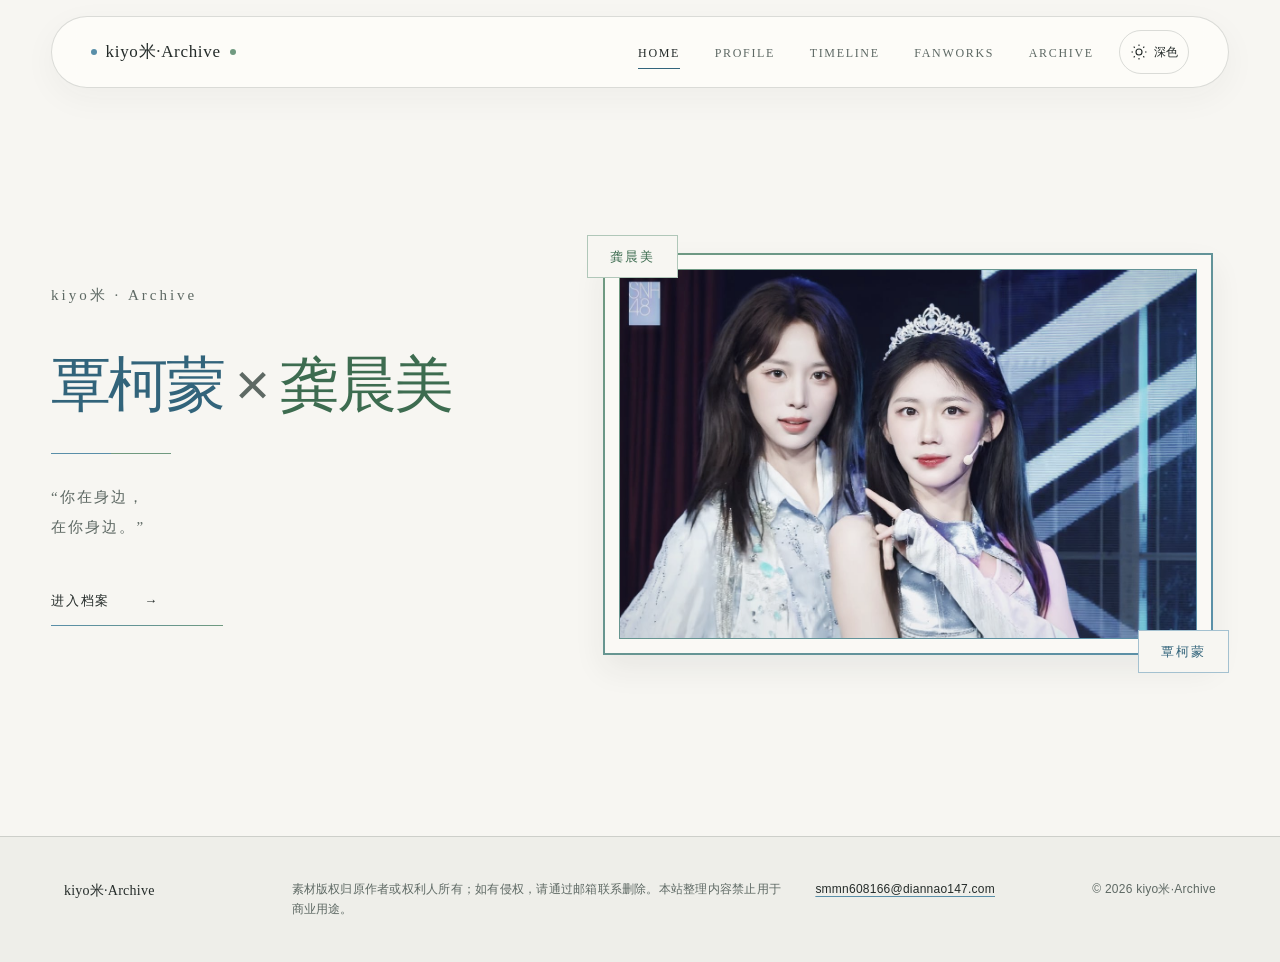
<file: index.html>
<!doctype html>
<html lang="zh-CN">
<head>
  <meta charset="utf-8">
  <meta name="viewport" content="width=device-width, initial-scale=1">
  <meta name="description" content="覃柯蒙与龚晨美的共同经历与互动档案。">
  <link rel="icon" href="data:,">
  <title>kiyo米·Archive</title>
  <script src="theme.js"></script>
  <link rel="stylesheet" href="style.css">
</head>
<body data-page="home">
  <div data-site-header></div>
  <main>
    <section class="home-hero" aria-labelledby="home-title">
      <div class="hero-copy reveal">
        <p class="archive-name">kiyo米 · Archive</p>
        <h1 id="home-title">
          <span class="name-blue">覃柯蒙</span><span class="pair-cross" aria-hidden="true">×</span><span class="name-green">龚晨美</span>
        </h1>
        <div class="hero-line" aria-hidden="true"></div>
        <blockquote>“你在身边，<br>在你身边。”</blockquote>
        <a class="primary-link" href="archive.html">进入档案 <span aria-hidden="true">→</span></a>
      </div>
      <div class="hero-stage reveal">
        <p class="corner-card corner-gcm" aria-hidden="true">龚晨美</p>
        <figure class="couple-frame">
          <img src="images/couple.jpg" alt="覃柯蒙与龚晨美" width="1280" height="819" fetchpriority="high" decoding="async">
        </figure>
        <p class="corner-card corner-qkm" aria-hidden="true">覃柯蒙</p>
      </div>
    </section>
  </main>
  <div data-site-footer></div>
  <script src="data/site-data.js"></script>
  <script src="script.js"></script>
</body>
</html>
</file>
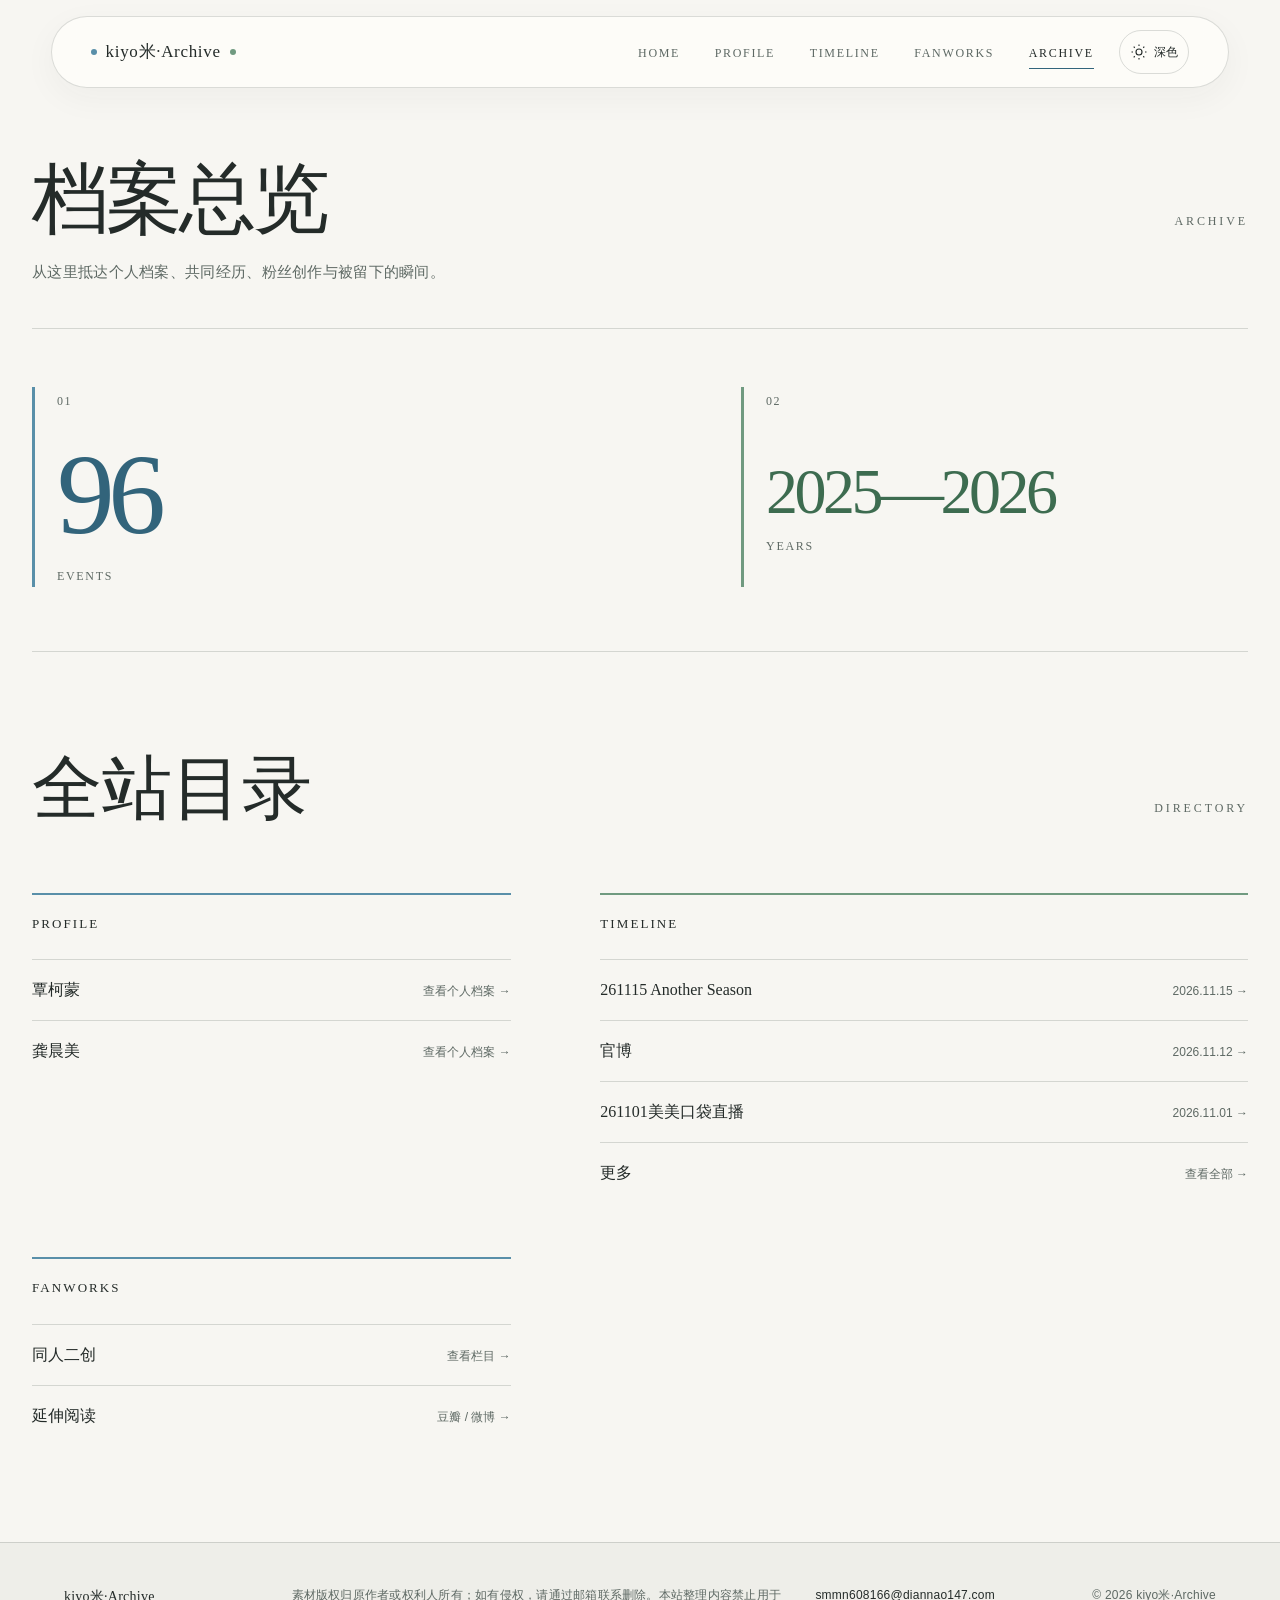
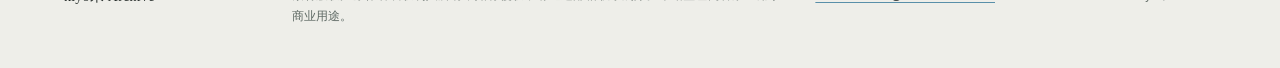
<file: archive.html>
<!doctype html>
<html lang="zh-CN">
<head>
  <meta charset="utf-8"><meta name="viewport" content="width=device-width, initial-scale=1">
  <meta name="description" content="kiyo米·Archive 全站档案总览与目录。">
  <link rel="icon" href="data:,">
  <title>Archive · kiyo米·Archive</title>
  <script src="theme.js"></script>
  <link rel="stylesheet" href="style.css">
</head>
<body data-page="archive">
  <div data-site-header></div>
  <main class="page-shell">
    <header class="page-intro archive-intro reveal">
      <h1>档案总览</h1>
      <p class="section-code">ARCHIVE</p>
      <p>从这里抵达个人档案、共同经历、粉丝创作与被留下的瞬间。</p>
    </header>
    <section id="archive-stats" class="archive-stats" aria-label="档案统计"></section>
    <section class="directory" aria-labelledby="directory-title">
      <div class="directory-heading"><p class="section-code">DIRECTORY</p><h2 id="directory-title">全站目录</h2></div>
      <div id="archive-directory" class="directory-groups"></div>
    </section>
  </main>
  <div data-site-footer></div>
  <script src="data/site-data.js"></script><script src="script.js"></script>
</body>
</html>
</file>
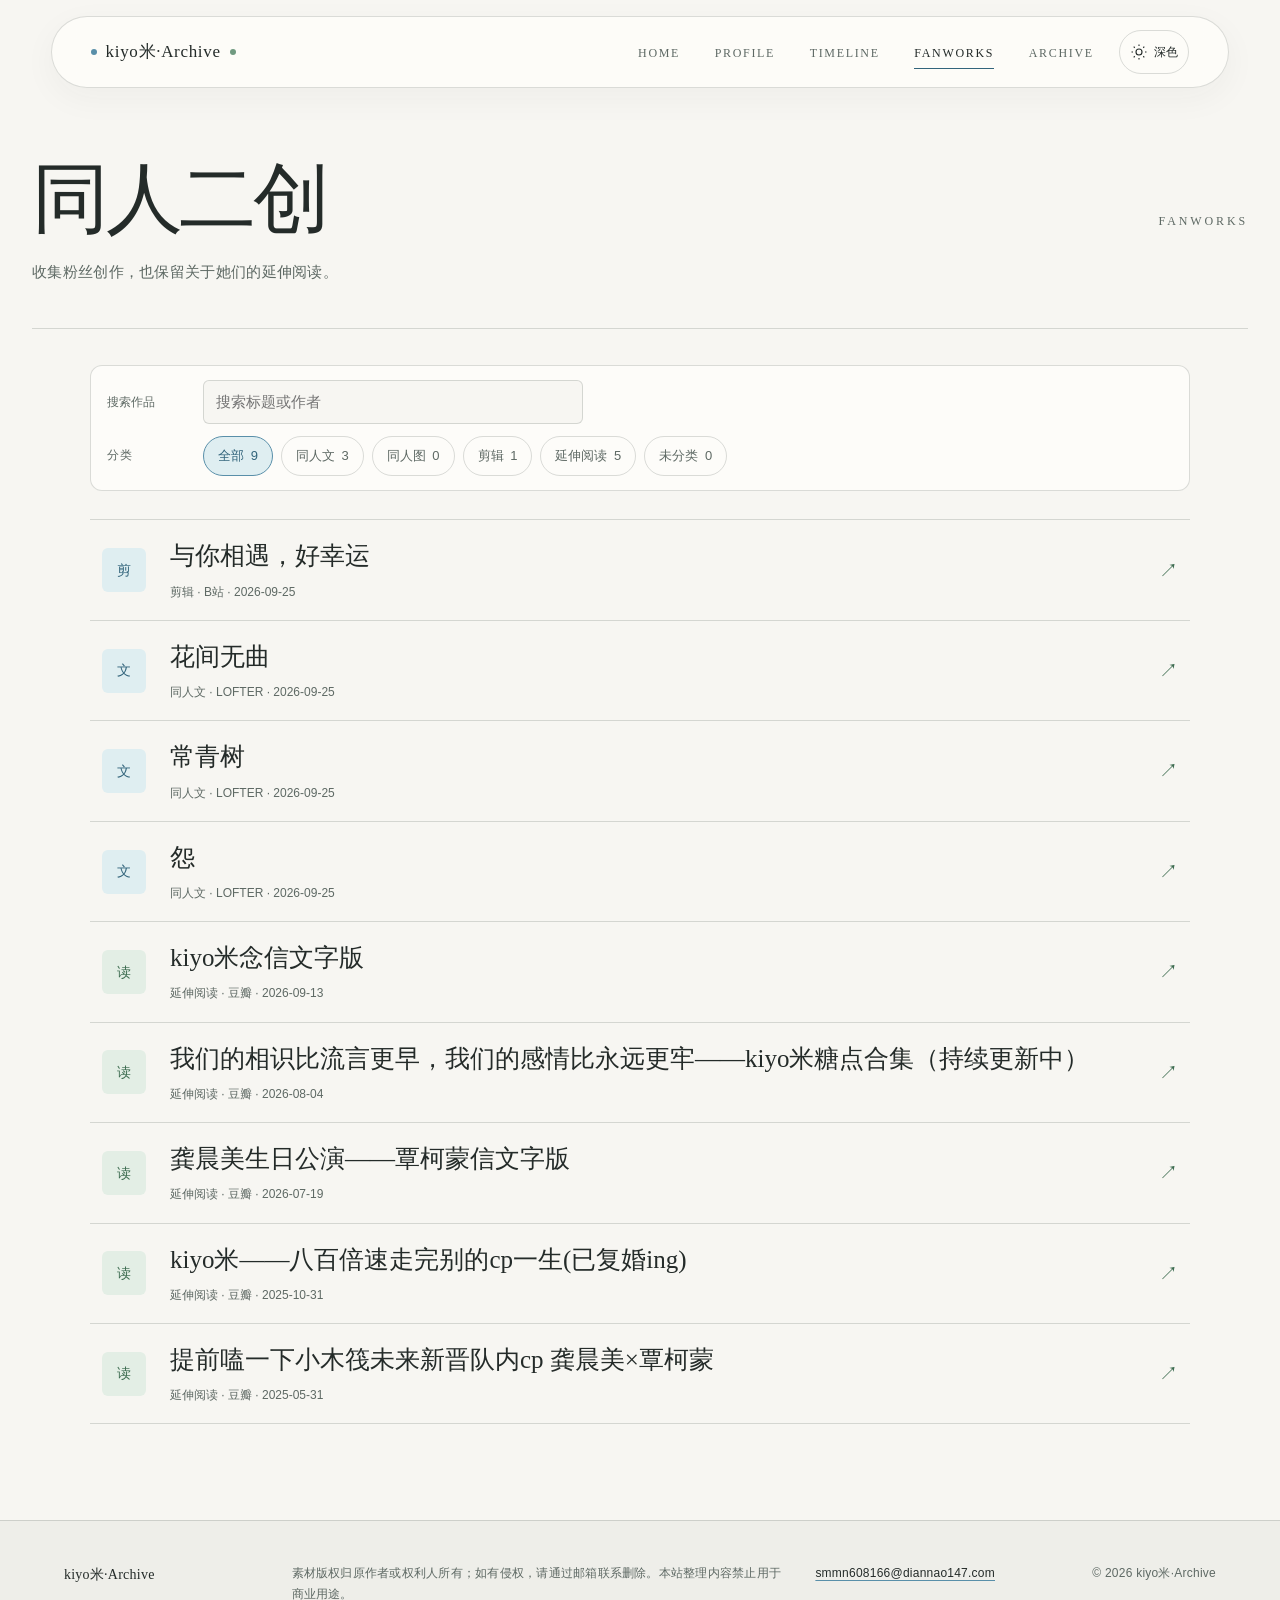
<file: fanworks.html>
<!doctype html>
<html lang="zh-CN">
<head>
  <meta charset="utf-8"><meta name="viewport" content="width=device-width, initial-scale=1">
  <meta name="description" content="kiyo米·Archive 同人二创与粉丝延伸阅读。">
  <link rel="icon" href="data:,">
  <title>Fanworks · kiyo米·Archive</title>
  <script src="theme.js"></script>
  <link rel="stylesheet" href="style.css">
</head>
<body data-page="fanworks">
  <div data-site-header></div>
  <main class="page-shell">
    <header class="page-intro fanworks-intro reveal">
      <h1>同人二创</h1>
      <p class="section-code">FANWORKS</p>
      <p>收集粉丝创作，也保留关于她们的延伸阅读。</p>
    </header>
    <div id="reading" class="fanworks-filters" aria-label="筛选同人二创">
      <label class="fanworks-search"><span>搜索作品</span><input id="fanworks-search" type="search" placeholder="搜索标题或作者" autocomplete="off"></label>
      <div class="fanworks-filter-row"><span>分类</span><div id="fanworks-types" class="fanworks-filter-options" role="group" aria-label="按内容分类筛选"></div></div>
      <p id="fanworks-count" class="fanworks-count sr-only" aria-live="polite"></p>
    </div>
    <div id="fanworks-empty" class="fanworks-empty" hidden></div>
    <div id="fanworks-list" class="fanworks-list" aria-label="同人二创内容" aria-live="polite"></div>
  </main>
  <div data-site-footer></div>
  <script src="data/site-data.js"></script><script src="script.js"></script>
</body>
</html>
</file>
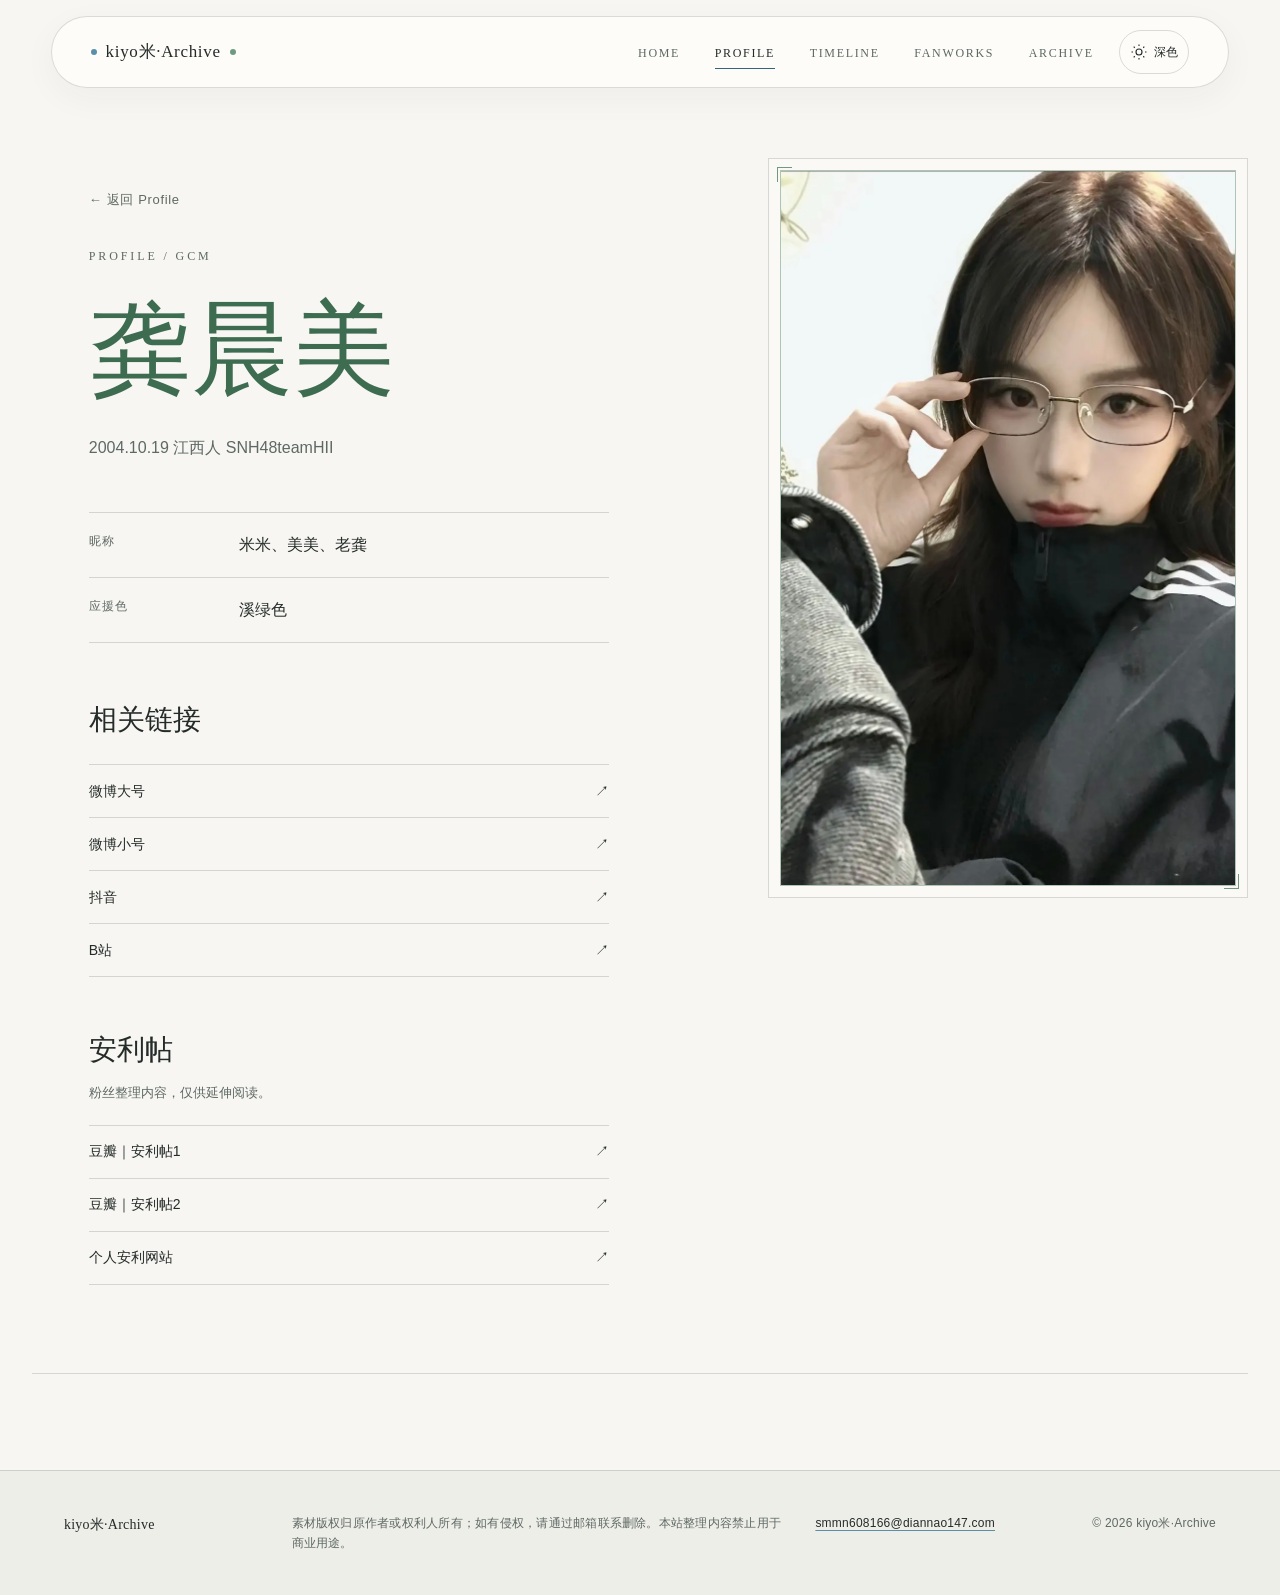
<file: gcm.html>
<!doctype html>
<html lang="zh-CN">
<head>
  <meta charset="utf-8"><meta name="viewport" content="width=device-width, initial-scale=1">
  <meta name="description" content="龚晨美个人档案。">
  <link rel="icon" href="data:,">
  <title>龚晨美 · kiyo米·Archive</title>
  <script src="theme.js"></script>
  <link rel="stylesheet" href="style.css">
</head>
<body data-page="profile" data-person="gcm">
  <div data-site-header></div><main id="person-page" class="page-shell"></main><div data-site-footer></div>
  <script src="data/site-data.js"></script><script src="script.js"></script>
</body>
</html>
</file>
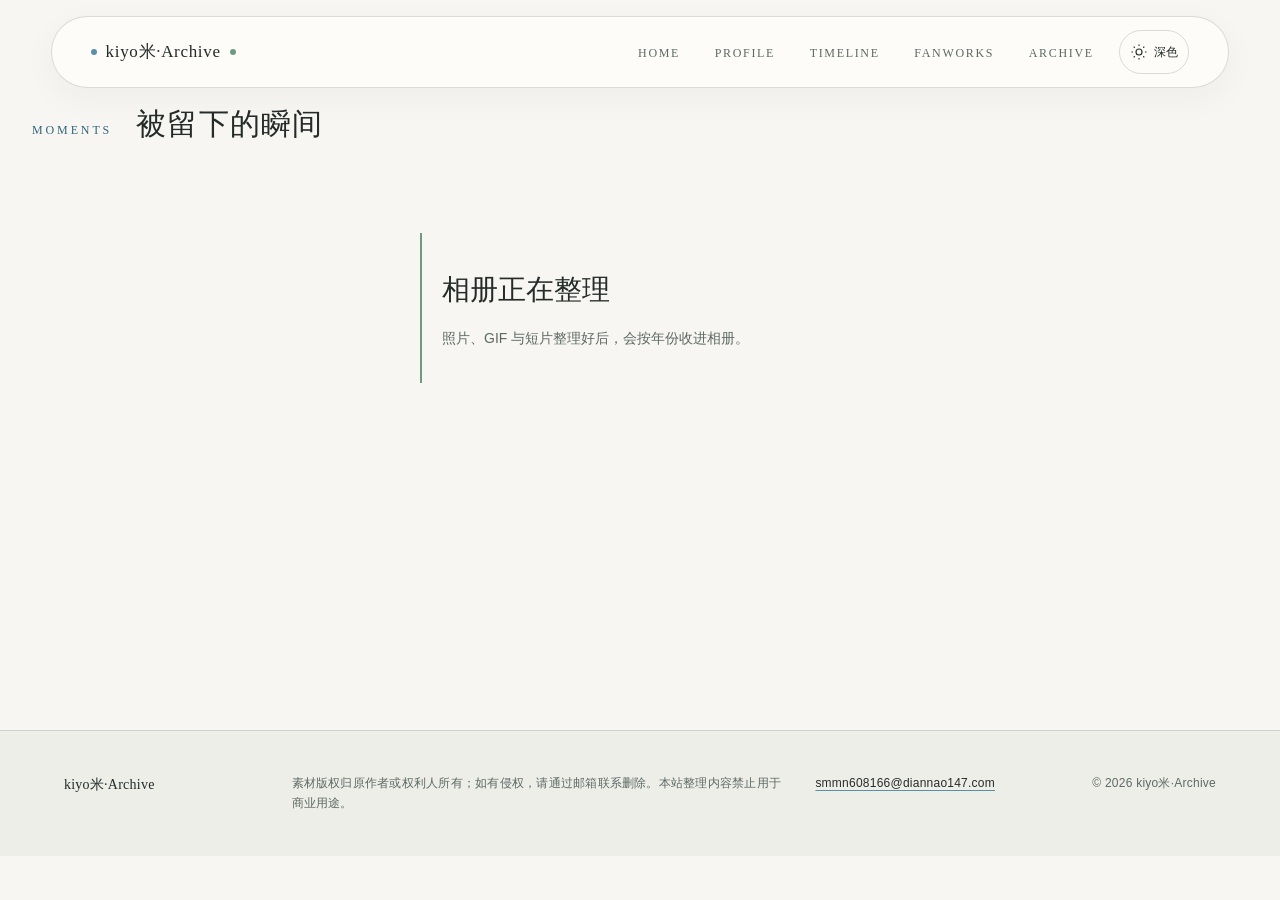
<file: moments.html>
<!doctype html>
<html lang="zh-CN">
<head>
  <meta charset="utf-8"><meta name="viewport" content="width=device-width, initial-scale=1">
  <meta name="description" content="覃柯蒙与龚晨美被珍藏的瞬间。">
  <link rel="icon" href="data:,">
  <title>Moments · kiyo米·Archive</title>
  <script src="theme.js"></script>
  <link rel="stylesheet" href="style.css">
</head>
<body data-page="moments">
  <div data-site-header></div>
  <main class="album-shell">
    <header class="album-intro"><p class="section-code">MOMENTS</p><h1>被留下的瞬间</h1><span id="album-preview-label" class="album-preview-label" hidden>预览</span></header>
    <section id="album-shelf" class="album-shelf" aria-label="按年份选择相册">
      <div id="moments-grid" class="year-carousel" aria-label="年份相册"></div>
      <div id="album-shelf-controls" class="album-shelf-controls" hidden>
        <button type="button" id="album-year-prev" class="album-control" aria-label="切换到较新的年份">←<span>上一年</span></button>
        <div class="album-shelf-caption"><p id="album-year-status" aria-live="polite"></p><p class="album-hint">点击封面，打开相册</p></div>
        <button type="button" id="album-year-next" class="album-control" aria-label="切换到较早的年份"><span>下一年</span>→</button>
      </div>
    </section>
    <section id="album-reader" class="album-reader" aria-labelledby="album-reader-title" hidden>
      <header class="album-reader-heading"><button type="button" id="album-back" class="album-back">← 返回相册</button><h2 id="album-reader-title"></h2></header>
      <div class="album-desk"><div id="album-book" class="album-book" aria-label="相册内页"></div></div>
      <div class="album-reader-controls">
        <button type="button" id="album-page-prev" class="album-control" aria-label="翻到上一页">←<span>上一页</span></button>
        <div class="album-page-caption"><p id="album-page-status" aria-live="polite"></p><p class="album-hint">拖动页角或左右翻页 · 点击照片查看原图</p></div>
        <button type="button" id="album-page-next" class="album-control" aria-label="翻到下一页"><span>下一页</span>→</button>
      </div>
    </section>
    <noscript><p class="album-no-script">请启用 JavaScript 浏览年份相册。</p></noscript>
  </main>
  <dialog id="media-dialog" class="media-dialog" aria-label="查看完整图片">
    <button class="dialog-close" type="button" aria-label="关闭">×</button>
    <div class="dialog-media"></div><p class="dialog-caption"></p>
  </dialog>
  <div data-site-footer></div>
  <script src="data/site-data.js"></script><script src="script.js"></script><script src="data/moments-preview.js"></script><script src="assets/vendor/page-flip/page-flip-2.0.7.browser.js"></script><script src="moments.js"></script>
</body>
</html>
</file>
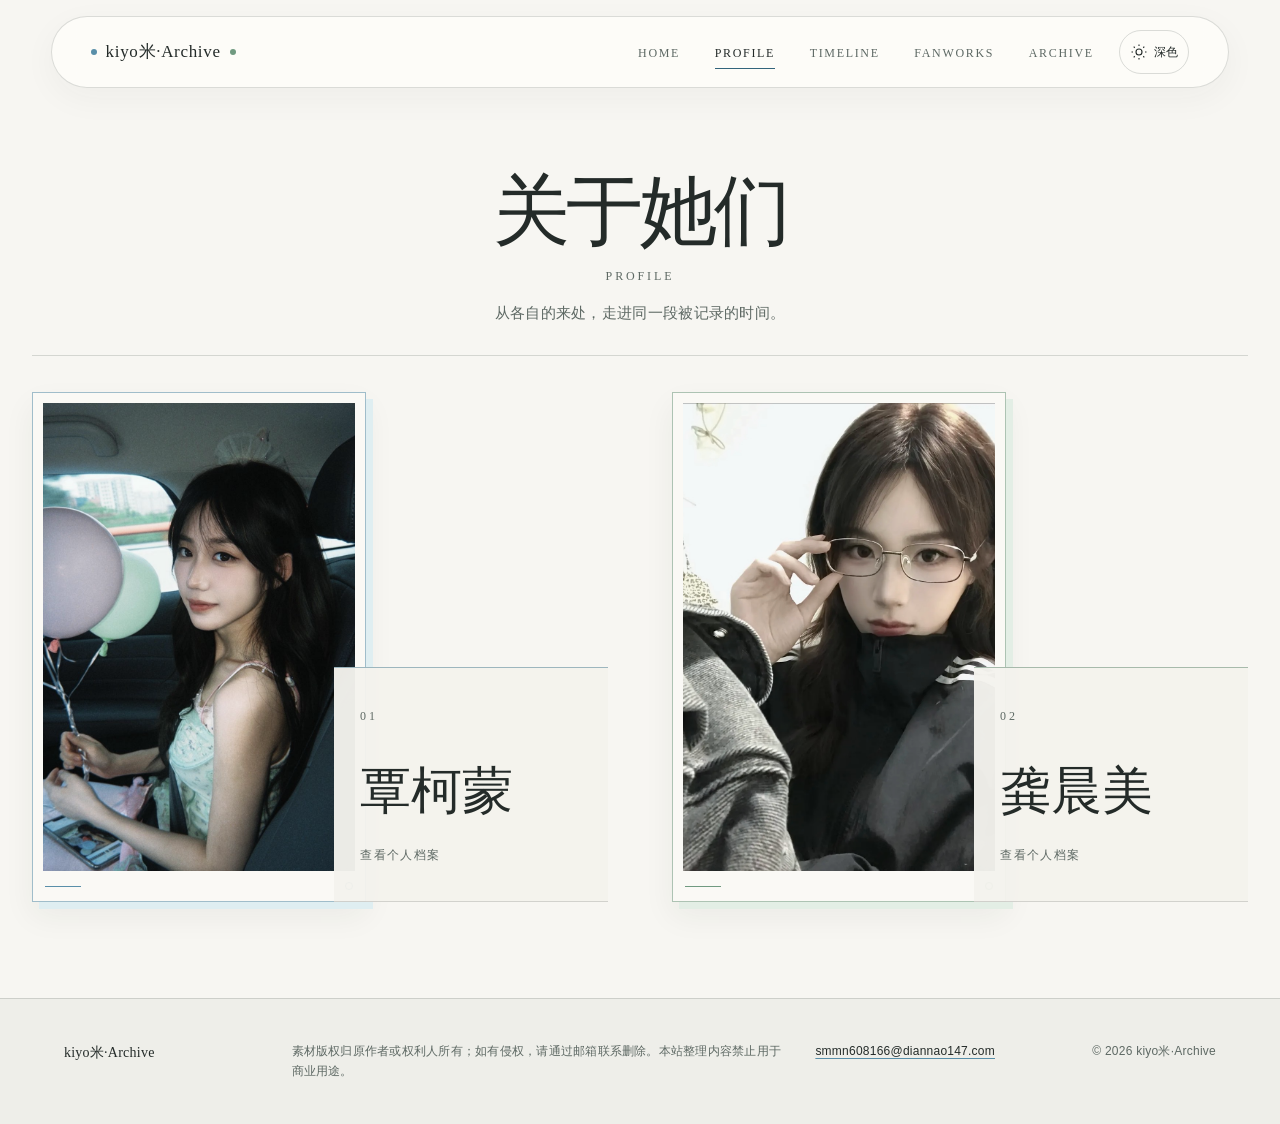
<file: profile.html>
<!doctype html>
<html lang="zh-CN">
<head>
  <meta charset="utf-8"><meta name="viewport" content="width=device-width, initial-scale=1">
  <meta name="description" content="覃柯蒙与龚晨美的个人档案入口。">
  <link rel="icon" href="data:,">
  <title>Profile · kiyo米·Archive</title>
  <script src="theme.js"></script>
  <link rel="stylesheet" href="style.css">
</head>
<body data-page="profile">
  <div data-site-header></div>
  <main class="page-shell">
    <header class="page-intro profile-intro reveal">
      <h1>关于她们</h1>
      <p class="section-code">PROFILE</p>
      <p>从各自的来处，走进同一段被记录的时间。</p>
    </header>
    <section class="profile-choices" aria-label="选择个人档案">
      <a class="profile-choice blue reveal" href="qkm.html">
        <div class="choice-image"><img src="images/qkm.jpg" alt="覃柯蒙" width="854" height="1280" loading="lazy" decoding="async"></div>
        <div class="choice-copy"><span>01</span><h2>覃柯蒙</h2><p>查看个人档案</p></div>
      </a>
      <a class="profile-choice green reveal" href="gcm.html">
        <div class="choice-image"><img src="images/gcm.jpg" alt="龚晨美" width="1080" height="1433" loading="lazy" decoding="async"></div>
        <div class="choice-copy"><span>02</span><h2>龚晨美</h2><p>查看个人档案</p></div>
      </a>
    </section>
  </main>
  <div data-site-footer></div>
  <script src="data/site-data.js"></script><script src="script.js"></script>
</body>
</html>
</file>
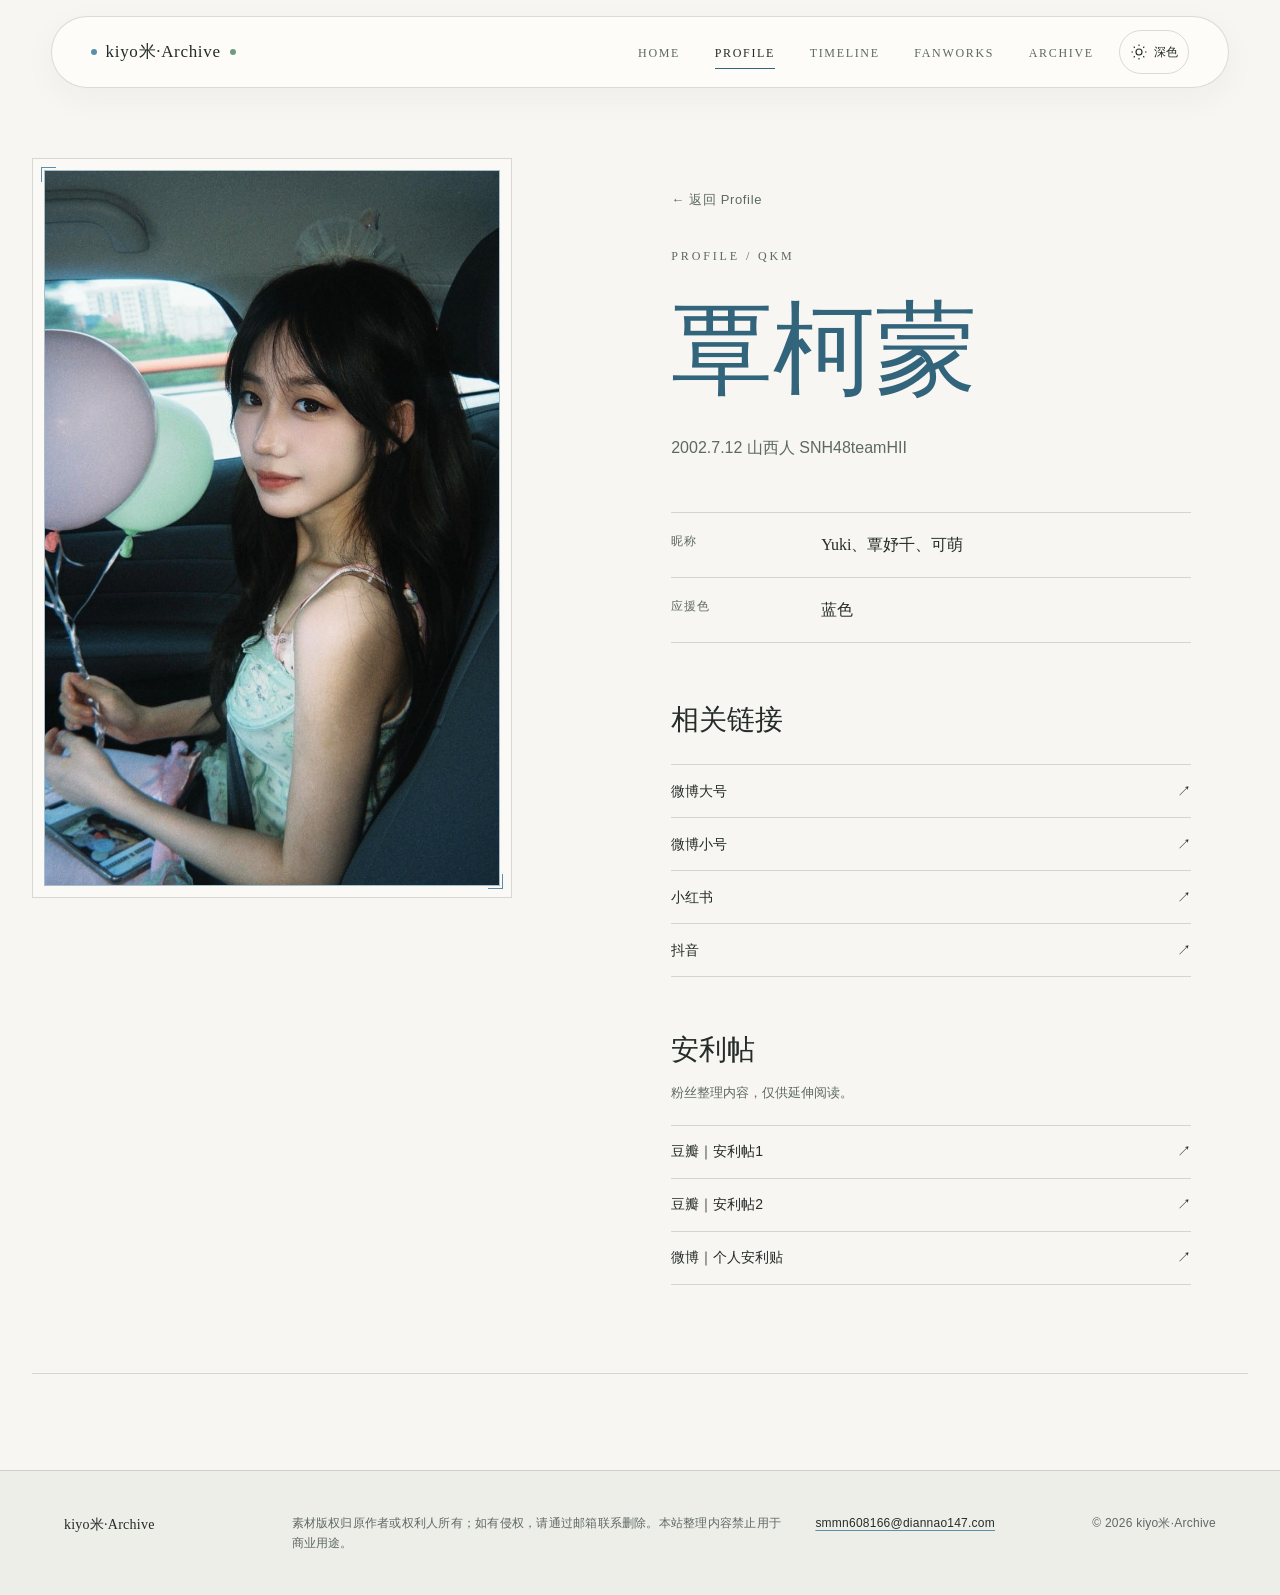
<file: qkm.html>
<!doctype html>
<html lang="zh-CN">
<head>
  <meta charset="utf-8"><meta name="viewport" content="width=device-width, initial-scale=1">
  <meta name="description" content="覃柯蒙个人档案。">
  <link rel="icon" href="data:,">
  <title>覃柯蒙 · kiyo米·Archive</title>
  <script src="theme.js"></script>
  <link rel="stylesheet" href="style.css">
</head>
<body data-page="profile" data-person="qkm">
  <div data-site-header></div><main id="person-page" class="page-shell"></main><div data-site-footer></div>
  <script src="data/site-data.js"></script><script src="script.js"></script>
</body>
</html>
</file>
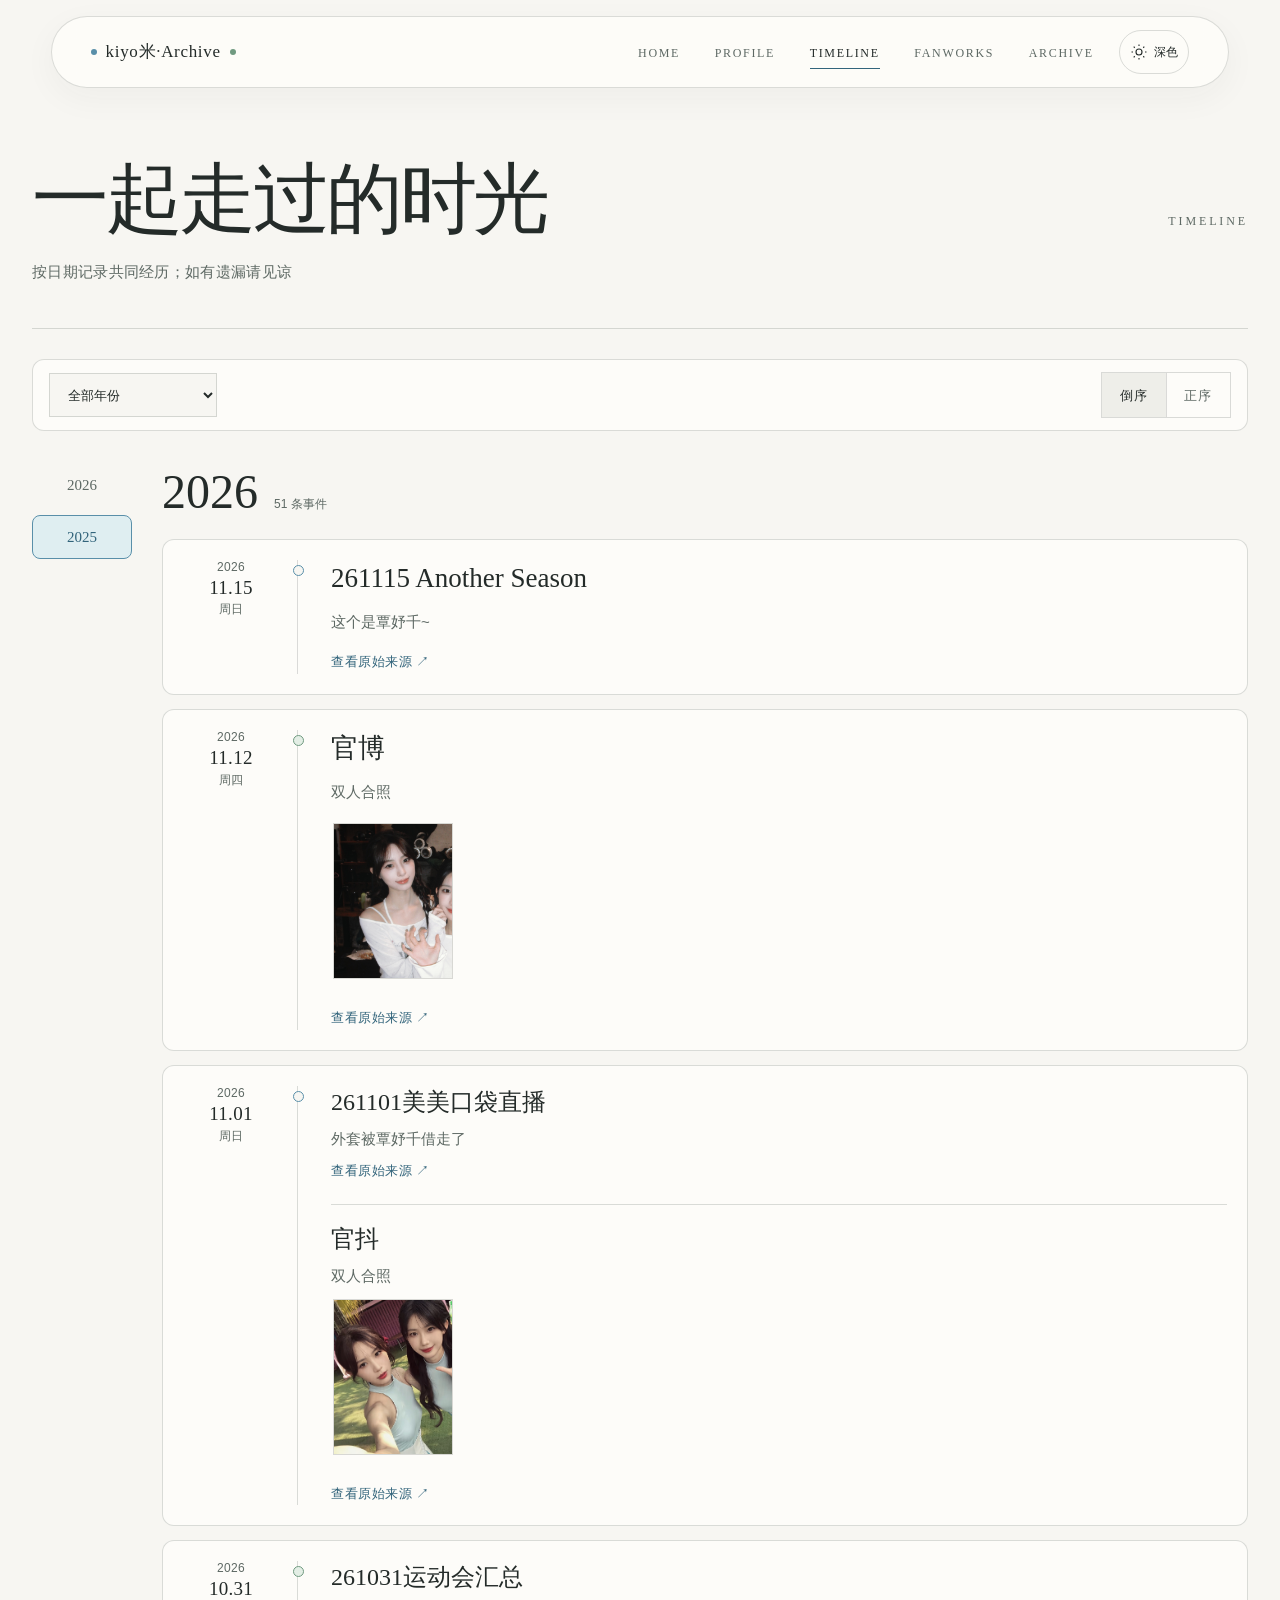
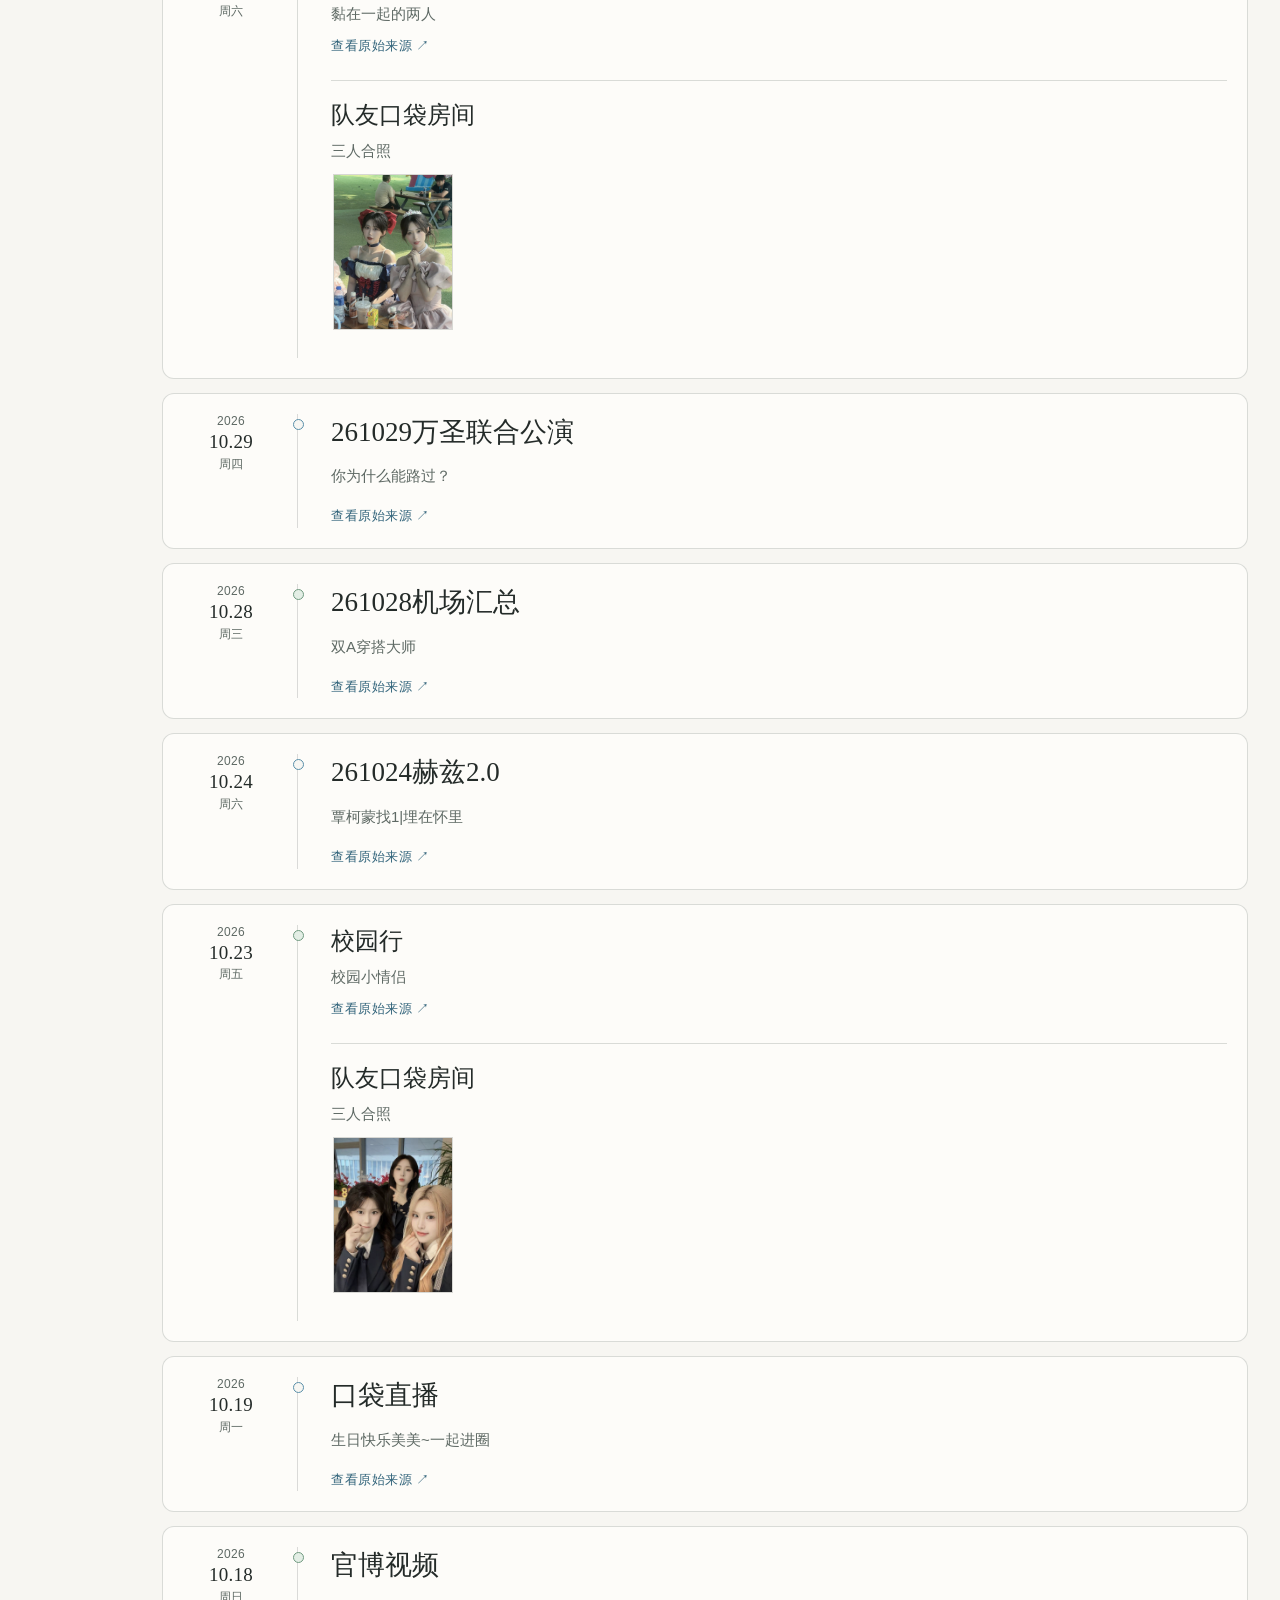
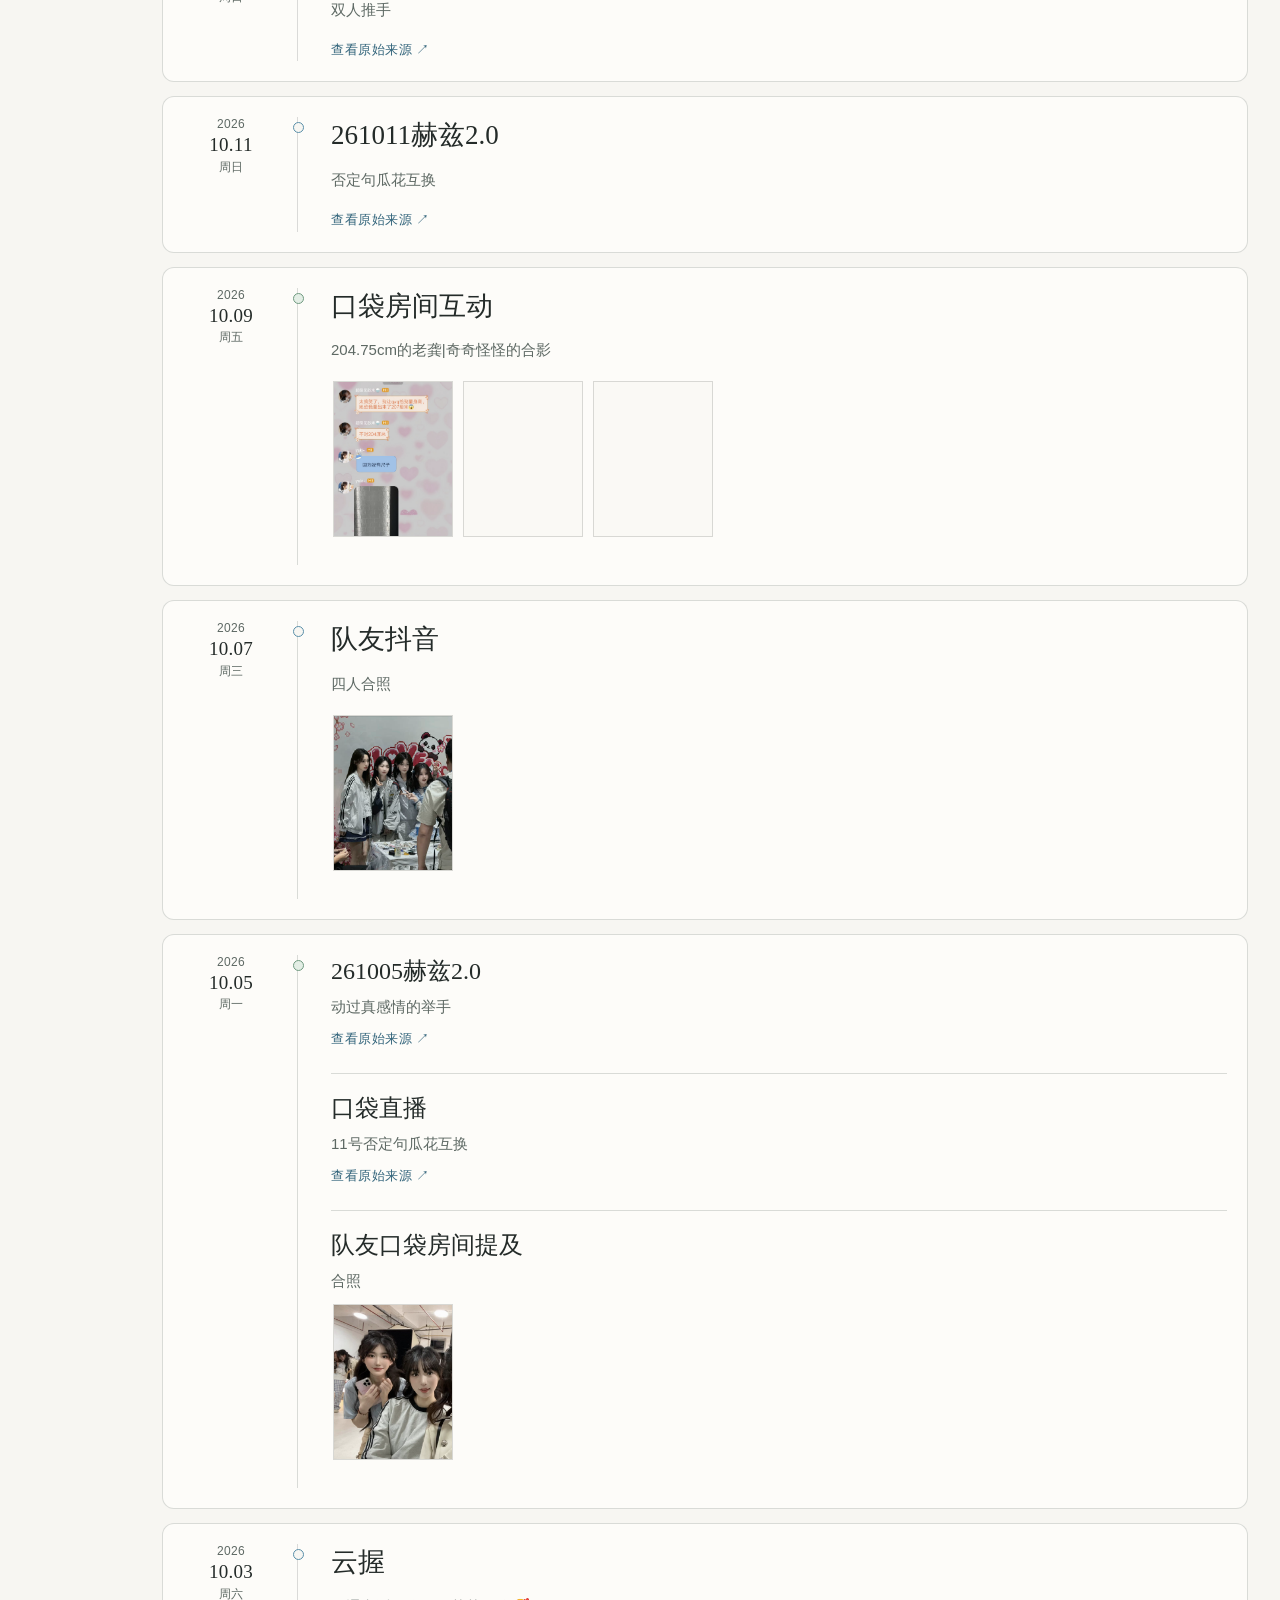
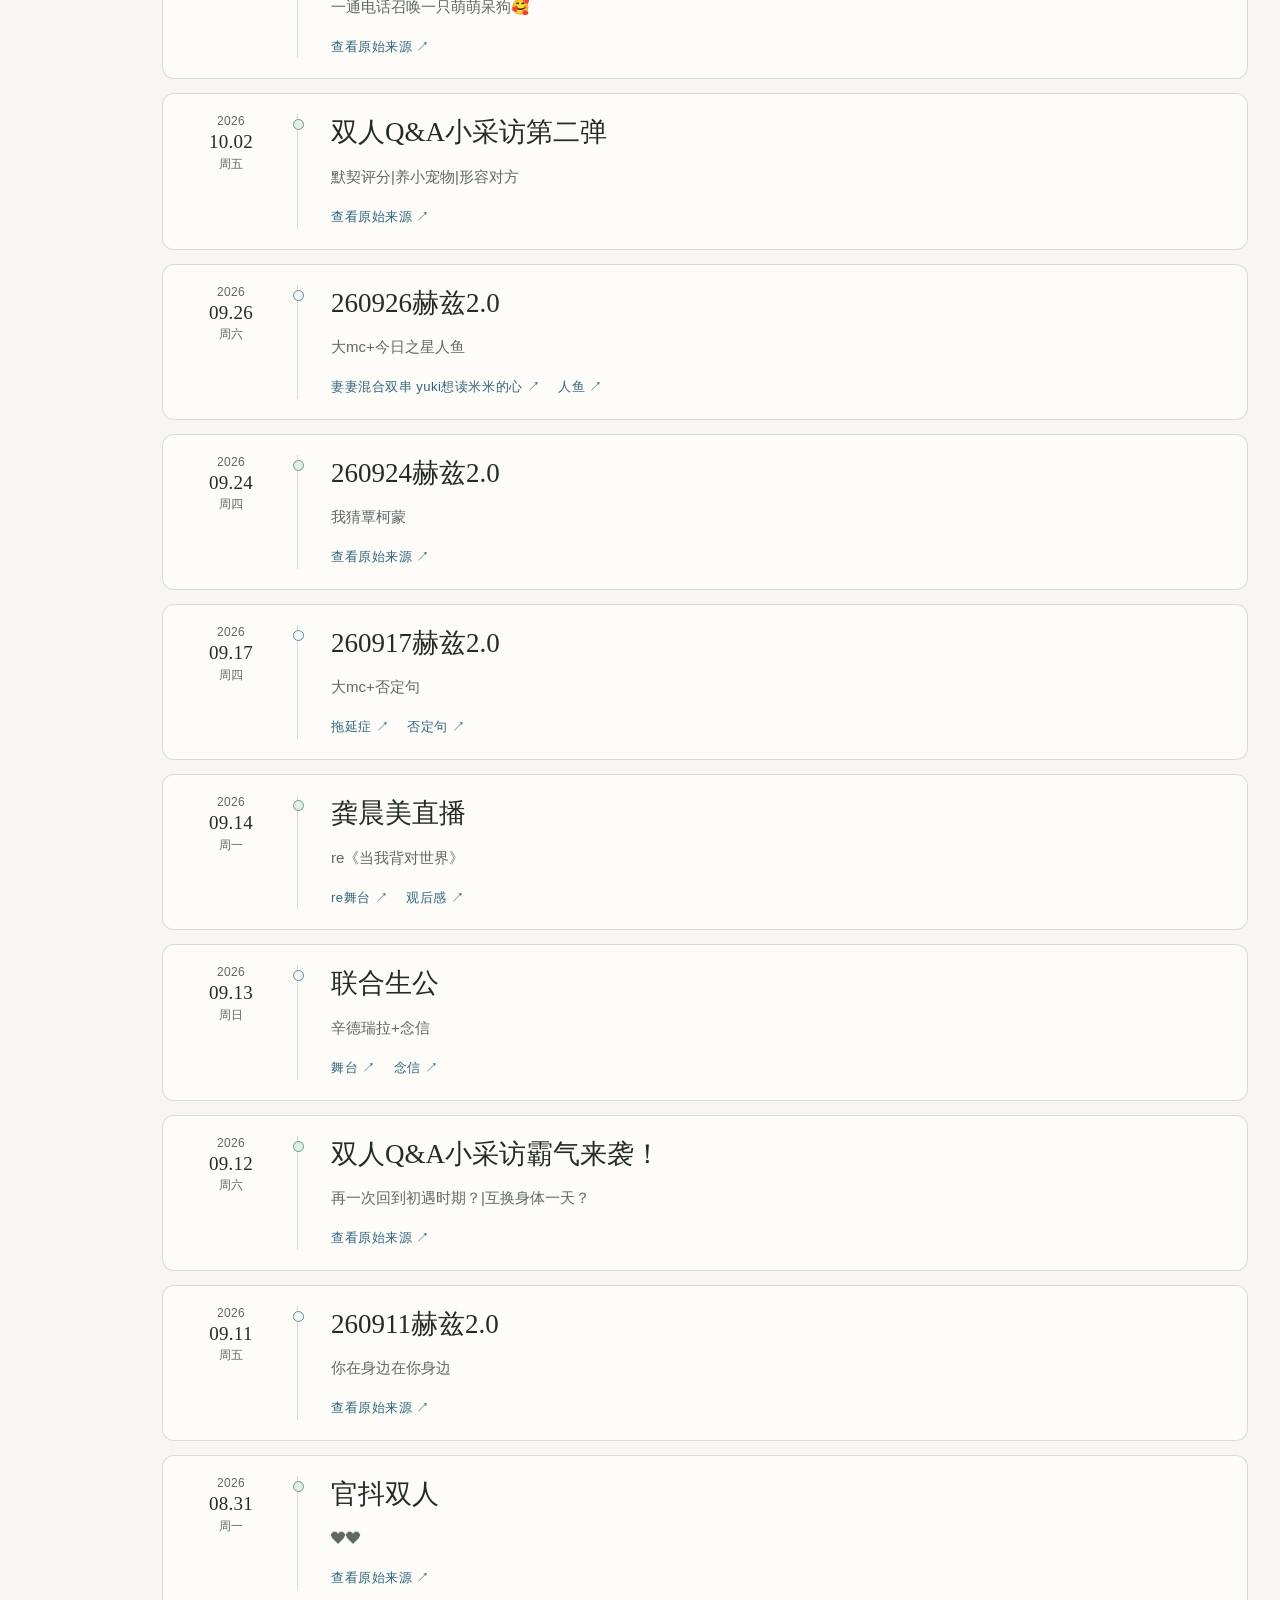
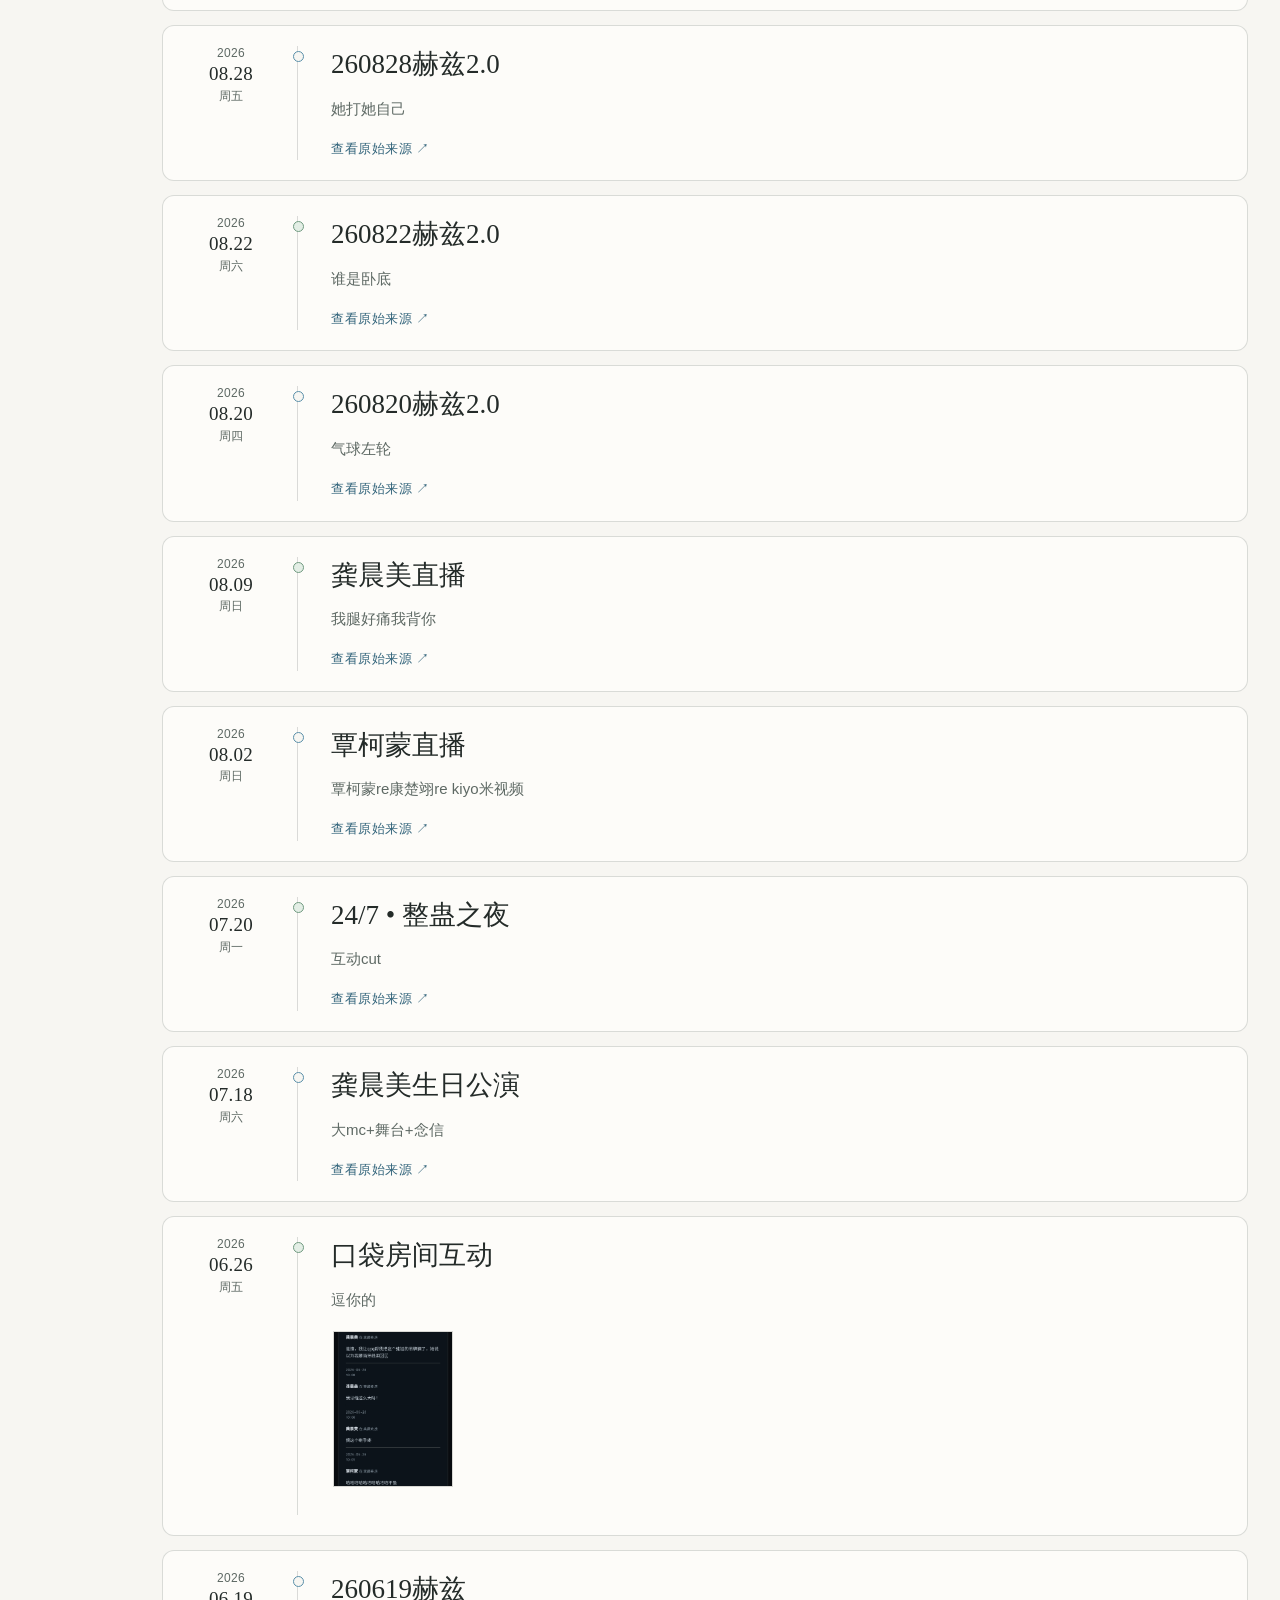
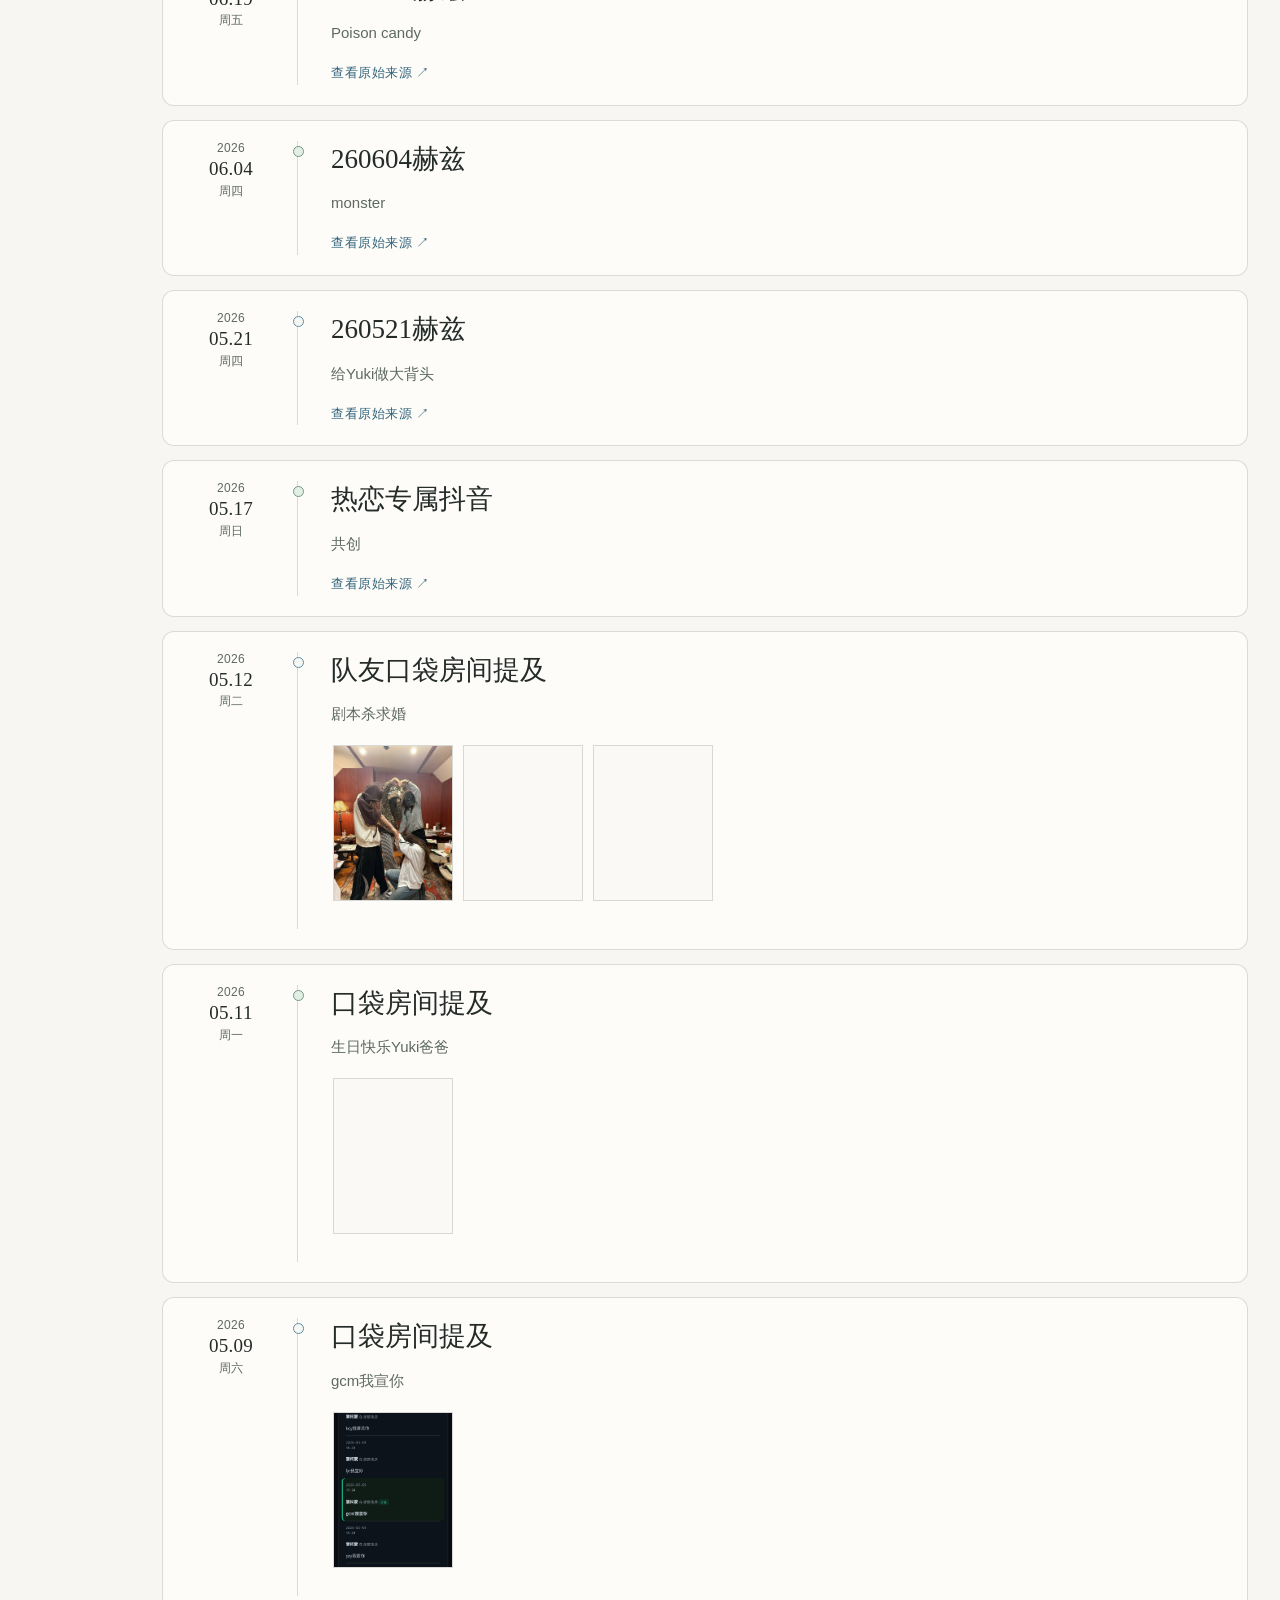
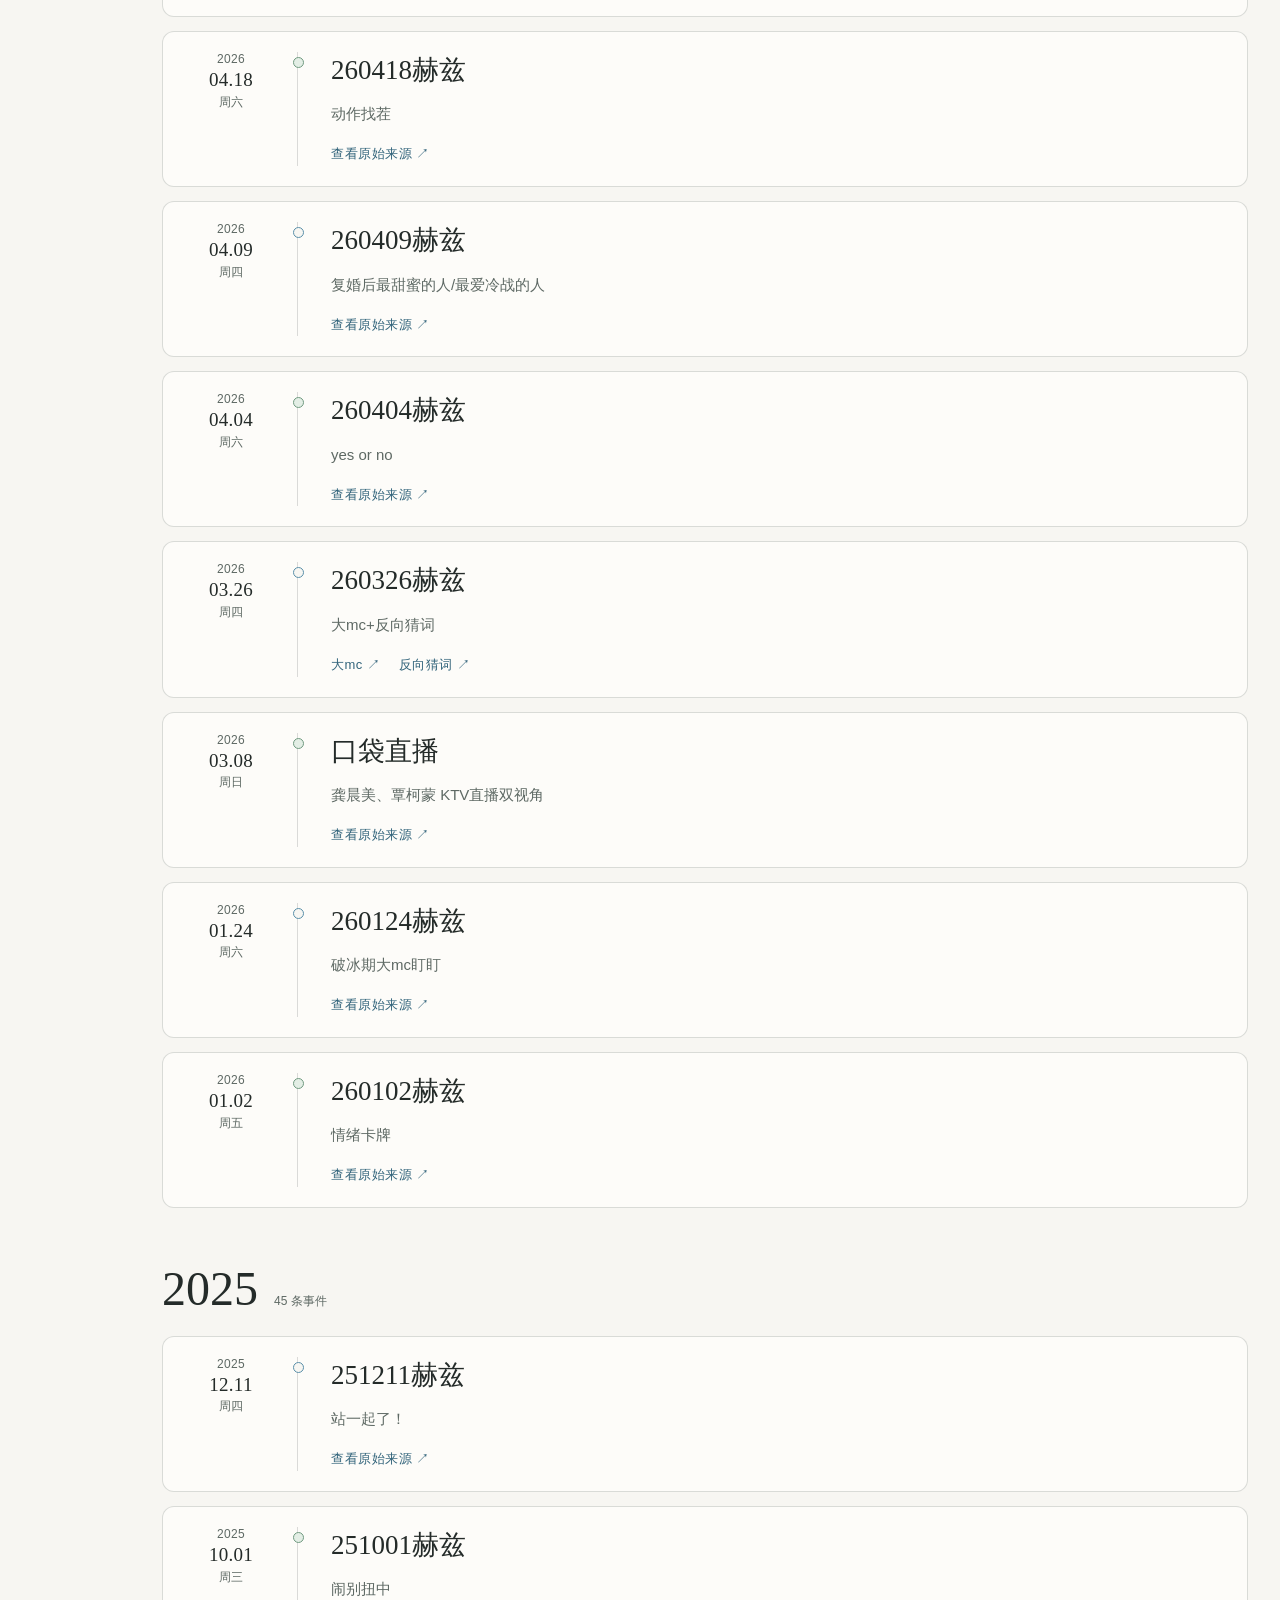
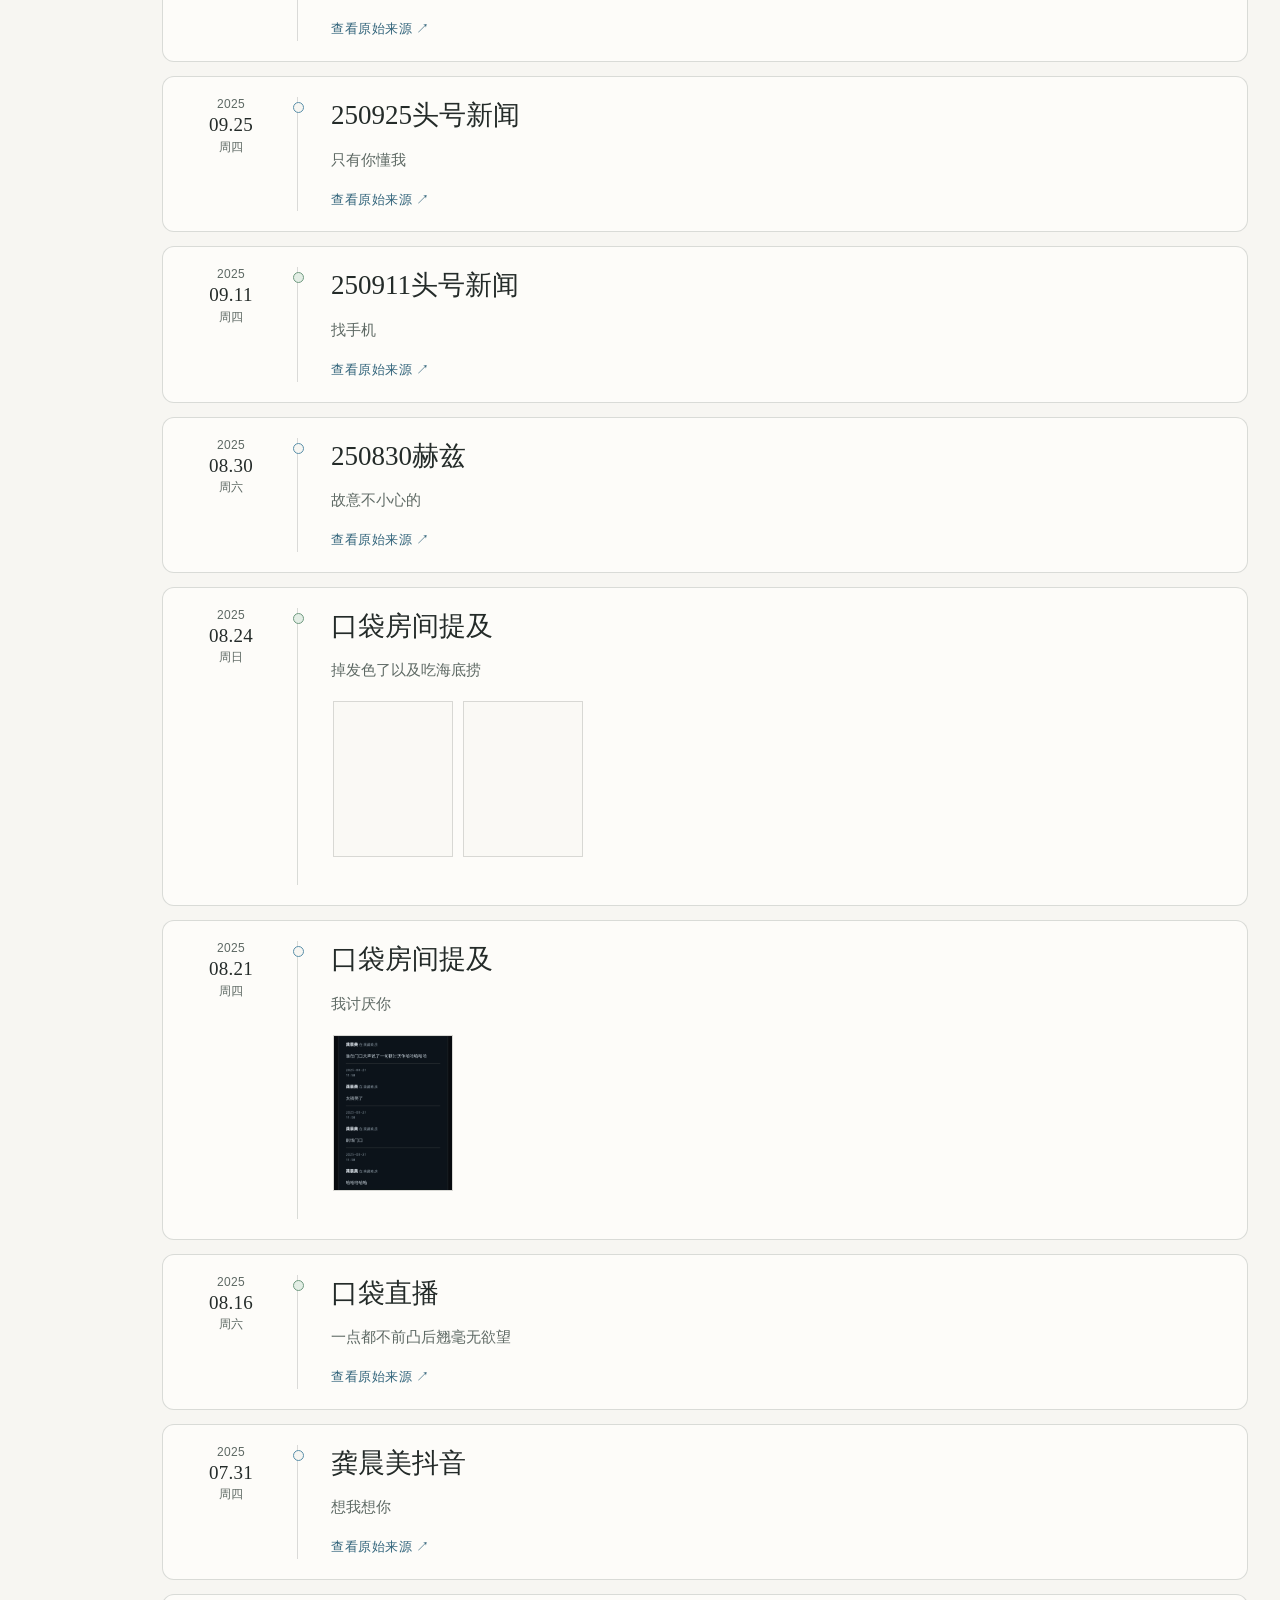
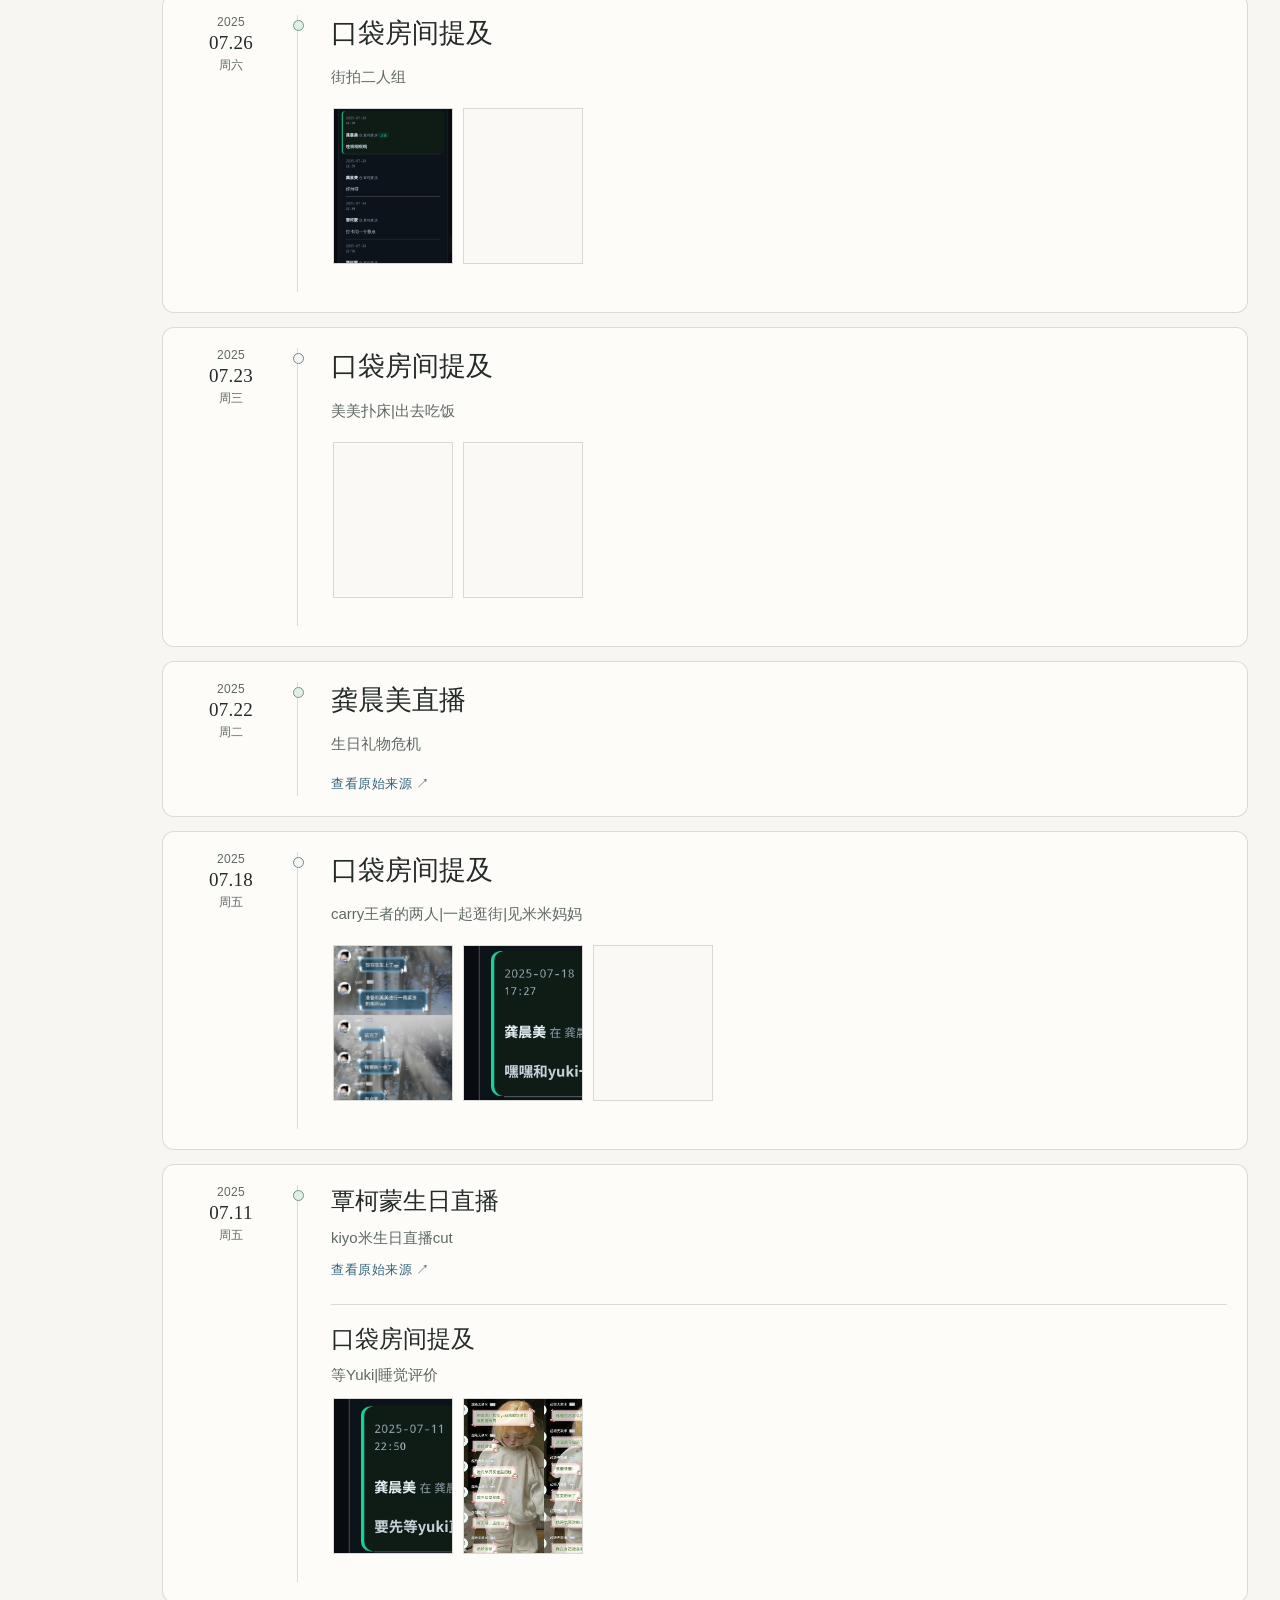
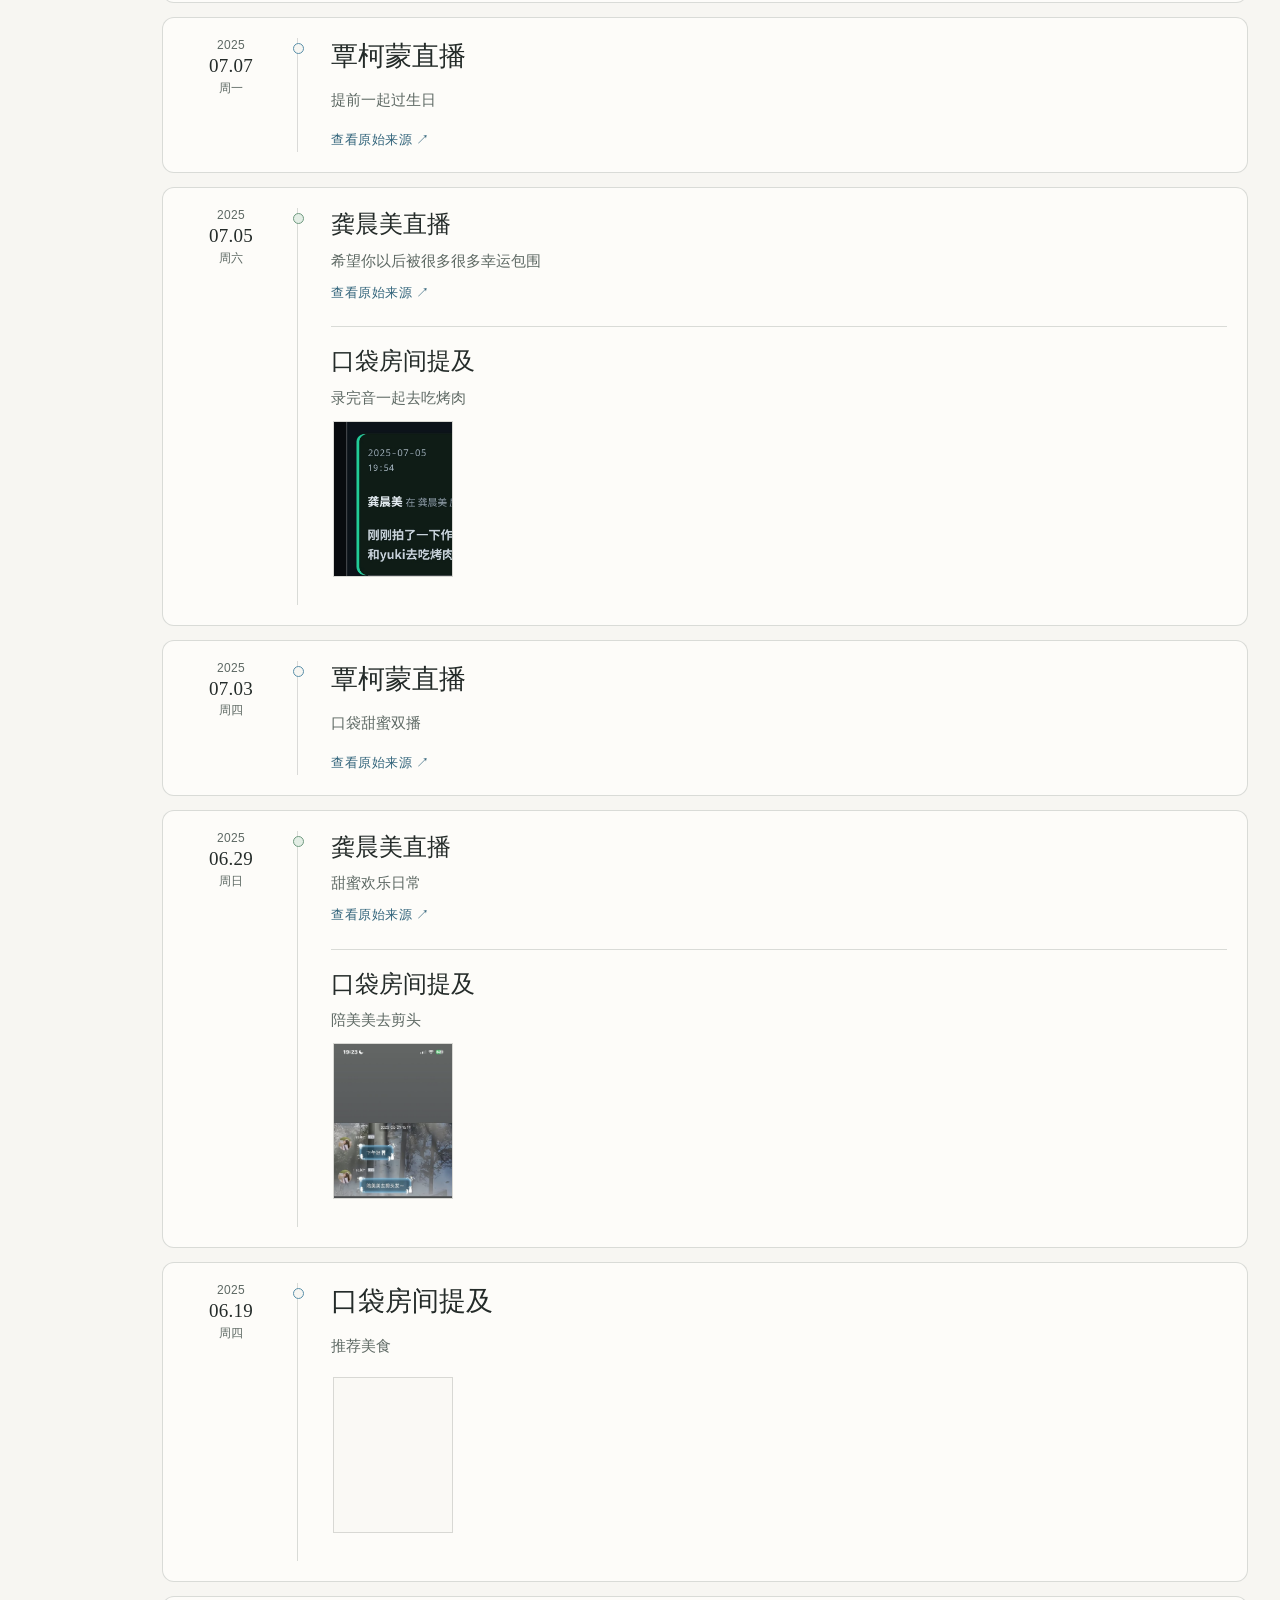
<file: timeline.html>
<!doctype html>
<html lang="zh-CN">
<head>
  <meta charset="utf-8"><meta name="viewport" content="width=device-width, initial-scale=1">
  <meta name="description" content="覃柯蒙与龚晨美共同经历的时间线。">
  <link rel="icon" href="data:,">
  <title>Timeline · kiyo米·Archive</title>
  <script src="theme.js"></script>
  <link rel="stylesheet" href="style.css">
</head>
<body data-page="timeline">
  <div data-site-header></div>
  <main class="page-shell">
    <header class="page-intro timeline-intro reveal">
      <h1>一起走过的时光</h1>
      <p class="section-code">TIMELINE</p>
      <p>按日期记录共同经历；如有遗漏请见谅</p>
    </header>
    <section class="timeline-toolbar" aria-label="时间线筛选">
      <select id="year-filter" aria-label="年份"><option value="all">全部年份</option></select>
      <div class="timeline-sort" role="group" aria-label="时间顺序">
        <button type="button" class="sort-button is-active" data-order="desc" aria-pressed="true">倒序</button>
        <button type="button" class="sort-button" data-order="asc" aria-pressed="false">正序</button>
      </div>
    </section>
    <div class="timeline-layout">
      <nav id="timeline-years" class="timeline-years" aria-label="按年份定位"></nav>
      <section id="timeline-list" class="timeline-list" aria-live="polite"></section>
    </div>
  </main>
  <div data-site-footer></div>
  <script src="data/site-data.js"></script><script src="script.js"></script>
</body>
</html>
</file>
<file: style.css>
:root {
  color-scheme: light;
  /* 应援色：用于人物名字、侧边小标签、节点与相框细线。 */
  --color-qkm: #598fa9;          /* 覃柯蒙：海蓝。 */
  --color-qkm-deep: #32647b;     /* 覃柯蒙：用于可读文字的深海蓝。 */
  --color-qkm-soft: #dfeef1;     /* 覃柯蒙：浅蓝纸色。 */
  --color-gcm: #709a80;          /* 龚晨美：蕨绿。 */
  --color-gcm-deep: #3d6c50;     /* 龚晨美：用于可读文字的深蕨绿。 */
  --color-gcm-soft: #e3eee5;     /* 龚晨美：浅绿纸色。 */

  /* 中性色：用于页面底色、纸张纹理、正文、辅助文字和分隔线。 */
  --color-paper: #f7f6f2;        /* 暖纸底。 */
  --color-paper-deep: #eeeee9;   /* 次级纸面。 */
  --color-ink: #242b29;          /* 深墨色正文。 */
  --color-muted: #5e6964;        /* 日期和辅助说明。 */
  --color-line: rgba(36, 43, 41, .16); /* 细分隔线。 */

  /* 字体：优先使用本地中文字体，网络字体不可用时仍能稳定显示。 */
  --font-display: Georgia, "Times New Roman", "Songti SC", "SimSun", serif; /* 英文栏目、名字和档案标题。 */
  --font-body: "PingFang SC", "Microsoft YaHei", "Noto Sans CJK SC", Arial, sans-serif; /* 中文正文和控件。 */

  /* 字号：正文保持清晰，超大标题用 clamp() 自动适配手机与电脑。 */
  --text-xs: 12px;               /* 编号、版权和细小说明。 */
  --text-sm: 13px;               /* 导航、日期和链接。 */
  --text-body: 15px;             /* 正文和事件简述。 */
  --text-title: clamp(48px, 6vw, 84px); /* 内页大标题。 */
  --text-hero: clamp(42px, 7vw, 104px); /* 首页两人名字。 */

  /* 间距：统一页面留白，避免各组件各自出现不一致的距离。 */
  --space-1: 8px;
  --space-2: 16px;
  --space-3: 24px;
  --space-4: 32px;
  --space-5: 48px;
  --space-6: 72px;
  --space-7: 96px;

  --max: 1240px;                 /* 正文最大宽度。 */
  --header-h: 72px;              /* 顶部导航高度。 */

  /* 兼容旧类名：后续只需调上面的中文变量即可整体换色。 */
  --paper: var(--color-paper);
  --paper-deep: var(--color-paper-deep);
  --ink: var(--color-ink);
  --muted: var(--color-muted);
  --line: var(--color-line);
  --blue: var(--color-qkm);
  --blue-dark: var(--color-qkm-deep);
  --blue-pale: var(--color-qkm-soft);
  --green: var(--color-gcm);
  --green-dark: var(--color-gcm-deep);
  --green-pale: var(--color-gcm-soft);
  --serif: var(--font-display);
  --sans: var(--font-body);
}

* { box-sizing: border-box; }
html { scroll-behavior: smooth; }
body {
  margin: 0;
  min-width: 320px;
  color: var(--ink);
  background-color: var(--paper);
  background-image: radial-gradient(rgba(36, 43, 41, .035) .5px, transparent .5px);
  background-size: 6px 6px;
  font-family: var(--sans);
  font-size: var(--text-body);
  line-height: 1.75;
  text-rendering: optimizeLegibility;
}
body.menu-open { overflow: hidden; }
a { color: inherit; }
img { display: block; max-width: 100%; }
button, select { font: inherit; }
:where(a, button, select):focus-visible { outline: 2px solid var(--color-qkm-deep); outline-offset: 4px; }
:where(button, select) { -webkit-tap-highlight-color: transparent; }
.sr-only { position: absolute; width: 1px; height: 1px; padding: 0; margin: -1px; overflow: hidden; clip: rect(0,0,0,0); white-space: nowrap; border: 0; }

.site-header {
  position: fixed;
  inset: 16px clamp(24px, 4vw, 64px) auto;
  z-index: 50;
  max-width: 1360px;
  margin: 0 auto;
  height: var(--header-h);
  display: flex;
  align-items: center;
  justify-content: space-between;
  padding: 0 clamp(22px, 3vw, 42px);
  background: rgba(253, 252, 249, .96);
  border: 1px solid var(--line);
  box-shadow: 0 10px 34px rgba(36, 43, 41, .045);
  backdrop-filter: blur(12px);
}
.brand { display: inline-flex; align-items: center; gap: 9px; min-height: 44px; text-decoration: none; font-family: var(--serif); font-size: 17px; letter-spacing: .04em; transition: color .2s ease; }
.brand:hover { color: var(--color-qkm-deep); }
.brand-dot { width: 6px; height: 6px; border-radius: 50%; }
.brand-dot.blue { background: var(--blue); }
.brand-dot.green { background: var(--green); }
.site-nav { display: flex; gap: clamp(18px, 2.7vw, 38px); align-items: center; }
.site-nav a { position: relative; padding: 26px 0 24px; color: var(--muted); text-decoration: none; font-family: var(--serif); font-size: 12px; letter-spacing: .14em; transition: color .2s ease; }
.site-nav a::after { content: ""; position: absolute; right: 0; bottom: 19px; left: 0; height: 1px; background: var(--color-qkm-deep); transform: scaleX(0); transition: transform .3s cubic-bezier(.2,.7,.2,1); }
.site-nav a:hover, .site-nav a:focus-visible, .site-nav a[aria-current="page"] { color: var(--ink); }
.site-nav a:hover::after, .site-nav a:focus-visible::after, .site-nav a[aria-current="page"]::after { transform: scaleX(1); }
.nav-index { display: none; }
.menu-toggle { display: none; width: 42px; height: 42px; padding: 10px; border: 0; background: transparent; cursor: pointer; }
.menu-toggle span { display: block; width: 20px; height: 1px; margin: 5px auto; background: var(--ink); transition: .25s ease; }

body[data-page="home"] .site-header { max-width: 1600px; }
.home-hero {
  position: relative;
  min-height: calc(100svh - 64px);
  max-width: 1640px;
  margin: 0 auto;
  padding: calc(var(--header-h) + 48px) clamp(24px, 4vw, 72px) 48px;
  display: grid;
  grid-template-columns: minmax(260px, .86fr) minmax(0, 1.14fr);
  align-items: center;
  gap: clamp(32px, 4vw, 72px);
}
.hero-copy {
  position: relative;
  z-index: 2;
  min-width: 0;
  max-width: 560px;
  container-type: inline-size;
}
.archive-name {
  margin: 0 0 42px;
  color: var(--muted);
  font-family: var(--serif);
  font-size: 15px;
  letter-spacing: .2em;
}
.hero-copy h1 {
  margin: 0;
  color: var(--ink);
  font-family: var(--sans);
  font-size: var(--text-hero);
  font-weight: 500;
  line-height: 1.15;
  letter-spacing: -.045em;
  white-space: nowrap;
}
@supports (width: 1cqi) {
  .hero-copy h1 { font-size: clamp(28px, 12.4cqi, 68px); }
}
.hero-copy h1 .pair-cross {
  color: var(--muted);
  padding: 0 .2em;
  font-weight: 300;
}
.hero-copy h1 .name-blue { color: var(--color-qkm-deep); }
.hero-copy h1 .name-green { color: var(--color-gcm-deep); }
.hero-line {
  width: 120px;
  max-width: 42%;
  height: 1px;
  margin-top: 34px;
  background: linear-gradient(90deg, var(--color-qkm) 50%, var(--color-gcm) 50%);
}
.hero-copy blockquote {
  margin: 28px 0 0;
  color: var(--muted);
  font-family: var(--serif);
  font-size: 15px;
  line-height: 2;
  letter-spacing: .14em;
}
.hero-copy .primary-link { margin-top: 36px; }
.section-code { margin: 0 0 var(--space-4); color: var(--muted); font-family: var(--serif); font-size: 12px; letter-spacing: .24em; text-transform: uppercase; }
.primary-link { display: inline-flex; align-items: center; gap: 34px; min-width: 172px; min-height: 48px; padding: 10px 0; border-bottom: 1px solid transparent; border-image: linear-gradient(90deg, var(--color-qkm), var(--color-gcm)) 1; color: var(--ink); text-decoration: none; font-size: 13px; letter-spacing: .14em; transition: color .25s, gap .25s, transform .25s; }
.primary-link:hover, .primary-link:focus-visible { color: var(--color-qkm-deep); gap: 48px; }
.primary-link:active { transform: translateY(1px); }
.hero-stage {
  position: relative;
  width: min(100%, 800px);
  min-width: 0;
  justify-self: end;
}
.couple-frame {
  --polaroid-edge: 14px;
  position: relative;
  z-index: 1;
  margin: 18px 16px;
  padding: var(--polaroid-edge);
  background: linear-gradient(#faf9f5, #faf9f5) padding-box, linear-gradient(135deg, var(--color-gcm), var(--color-qkm)) border-box;
  border: 2px solid transparent;
  box-shadow: 0 14px 30px rgba(36, 43, 41, .07);
}
.couple-frame::before {
  content: "";
  position: absolute;
  z-index: 2;
  inset: var(--polaroid-edge);
  pointer-events: none;
  border: 1px solid transparent;
  border-image: linear-gradient(135deg, var(--color-gcm), var(--color-qkm)) 1;
}
.couple-frame img {
  width: 100%;
  height: auto;
  aspect-ratio: 1280 / 819;
  object-fit: cover;
  object-position: center;
  filter: saturate(.72) contrast(.96);
}
.corner-card {
  position: absolute;
  z-index: 2;
  margin: 0;
  padding: 14px 22px;
  background: var(--paper);
  font-family: var(--serif);
  font-size: 13px;
  letter-spacing: .16em;
  line-height: 1;
  white-space: nowrap;
}
.corner-gcm {
  top: 0;
  left: 0;
  color: var(--color-gcm-deep);
  border: 1px solid color-mix(in srgb, var(--color-gcm) 55%, white);
}
.corner-qkm {
  right: 0;
  bottom: 0;
  color: var(--color-qkm-deep);
  border: 1px solid color-mix(in srgb, var(--color-qkm) 55%, white);
}

.page-shell { width: min(var(--max), calc(100% - 64px)); min-height: 76vh; margin: 0 auto; padding: calc(var(--header-h) + 86px) 0 96px; }
.page-intro, .timeline-intro, .profile-intro, .archive-intro { display: grid; grid-template-columns: minmax(0, 1fr) auto; grid-template-areas: "title code" "copy copy"; align-items: end; gap: 12px 28px; padding: 0 0 42px; border-bottom: 1px solid var(--line); text-align: left; }
.page-intro h1, .timeline-intro h1, .profile-intro h1, .archive-intro h1 { grid-area: title; margin: 0; font-family: var(--serif); font-size: var(--text-title); font-weight: 400; line-height: 1.1; letter-spacing: -.045em; }
.page-intro .section-code, .timeline-intro .section-code, .profile-intro .section-code, .archive-intro .section-code { grid-area: code; margin: 0 0 10px; padding: 0; }
.page-intro > p:last-child, .timeline-intro > p:last-child, .profile-intro > p:last-child, .archive-intro > p:last-child { grid-area: copy; max-width: 600px; margin: 4px 0 0; color: var(--muted); font-size: 15px; letter-spacing: .02em; line-height: 1.85; text-align: left; }

.profile-intro { display: flex; flex-direction: column; align-items: center; gap: 0; padding: 12px 0 28px; text-align: center; }
.profile-intro h1 { grid-area: auto; }
.profile-intro .section-code { grid-area: auto; margin: 12px 0 0; padding: 0; }
.profile-intro > p:last-child { grid-area: auto; max-width: 36em; margin: 12px auto 0; text-align: center; }

.profile-choices { display: grid; grid-template-columns: repeat(2, minmax(0, 1fr)); gap: clamp(22px, 5vw, 72px); padding: 36px 0 0; }
.profile-choice { display: grid; grid-template-columns: 58% 42%; min-width: 0; min-height: 500px; color: var(--ink); text-decoration: none; }
.profile-choice.blue { --frame-accent: var(--color-qkm); --frame-soft: var(--color-qkm-soft); }
.profile-choice.green { --frame-accent: var(--color-gcm); --frame-soft: var(--color-gcm-soft); }
.choice-image { position: relative; overflow: hidden; min-width: 0; padding: 10px 10px 30px; background: #faf9f5; border: 1px solid color-mix(in srgb, var(--frame-accent) 55%, var(--paper)); box-shadow: 7px 7px 0 var(--frame-soft), 0 14px 30px rgba(36, 43, 41, .06); }
.choice-image img { width: 100%; height: 100%; object-fit: cover; filter: saturate(.68); }
.choice-image::before { content: ""; position: absolute; bottom: 14px; left: 12px; width: 36px; height: 1px; background: var(--frame-accent); }
.choice-image::after { content: ""; position: absolute; right: 12px; bottom: 11px; width: 6px; height: 6px; border: 1px solid var(--frame-accent); border-radius: 50%; }
.choice-copy { position: relative; align-self: end; min-width: 0; margin-left: -32px; padding: 34px 26px; background: rgba(244, 243, 238, .96); border-top: 1px solid var(--line); border-bottom: 1px solid var(--line); }
.choice-copy span { color: var(--muted); font-family: var(--serif); font-size: 12px; letter-spacing: .24em; }
.choice-copy h2 { margin: 18px 0 5px; color: var(--ink); font-family: var(--serif); font-size: clamp(34px, 4vw, 54px); font-weight: 400; }
.choice-copy p { display: inline-block; margin: 0; color: var(--muted); font-size: 12px; letter-spacing: .12em; background-image: linear-gradient(currentColor, currentColor); background-repeat: no-repeat; background-position: left bottom; background-size: 0 1px; transition: color .25s ease, background-size .3s ease; }
.profile-choice:hover .choice-copy p,
.profile-choice:focus-visible .choice-copy p,
.profile-choice:active .choice-copy p { color: var(--frame-accent); background-size: 100% 1px; }
.profile-choice:focus-visible { outline-color: var(--frame-accent); }
.profile-choice.blue .choice-copy { border-top-color: rgba(111, 151, 165, .65); }
.profile-choice.green .choice-copy { border-top-color: rgba(127, 156, 136, .65); }

.person-layout { display: grid; grid-template-columns: minmax(280px, 480px) minmax(0, 1fr); column-gap: clamp(60px, 8vw, 124px); align-items: start; min-height: 720px; border-bottom: 1px solid var(--line); }
.person-layout.blue { --frame-accent: var(--color-qkm); --frame-deep: var(--color-qkm-deep); }
.person-layout.green { --frame-accent: var(--color-gcm); --frame-deep: var(--color-gcm-deep); grid-template-columns: minmax(0, 1fr) minmax(280px, 480px); }
.person-layout.green .person-image { grid-column: 2; grid-row: 1; }
.person-layout.green .person-copy { grid-column: 1; grid-row: 1; }
.person-image { position: sticky; top: calc(var(--header-h) + 44px); align-self: start; height: min(calc(100vh - var(--header-h) - 64px), 740px); min-height: 520px; max-height: 740px; padding: 12px; background: #fdfcf9; border: 1px solid var(--line); }
.person-image::before, .person-image::after { content: ""; position: absolute; width: 14px; height: 14px; pointer-events: none; }
.person-image::before { top: 8px; left: 8px; border-top: 1px solid var(--frame-accent); border-left: 1px solid var(--frame-accent); }
.person-image::after { right: 8px; bottom: 8px; border-right: 1px solid var(--frame-accent); border-bottom: 1px solid var(--frame-accent); }
.person-image img { width: 100%; height: 100%; object-fit: cover; filter: saturate(.88); box-shadow: 0 0 0 1px color-mix(in srgb, var(--frame-accent) 55%, transparent); }
.person-layout.green .person-image img { object-position: 80% center; }
.person-copy { display: flex; flex-direction: column; justify-content: center; justify-self: center; width: min(520px, 100%); min-height: 620px; padding: 20px 0 88px; }
.back-link { display: inline-flex; align-items: center; min-height: 44px; margin-bottom: 24px; color: var(--muted); text-decoration: none; font-size: 13px; letter-spacing: .05em; transition: color .2s ease; }
.back-link:hover, .back-link:focus-visible { color: var(--frame-deep); }
.person-copy h1 { margin: 0; font-family: var(--serif); font-size: clamp(62px, 8vw, 108px); font-weight: 400; line-height: 1; }
.person-layout.blue h1 { color: var(--blue-dark); }
.person-layout.green h1 { color: var(--green-dark); }
.person-intro { max-width: 560px; margin: 32px 0 48px; color: var(--muted); font-size: 16px; line-height: 1.9; }
.facts-list { margin: 0; border-top: 1px solid var(--line); }
.facts-list > div { display: grid; grid-template-columns: 130px 1fr; gap: 20px; padding: 18px 0; border-bottom: 1px solid var(--line); }
.facts-list dt { color: var(--muted); font-size: 12px; letter-spacing: .08em; }
.facts-list dd { margin: 0; font-family: var(--serif); font-size: 16px; }
.profile-links { margin-top: 52px; }
.profile-links h2 { margin: 0 0 20px; font-family: var(--serif); font-size: 28px; font-weight: 400; }
.profile-links ul { margin: 0; padding: 0; list-style: none; border-top: 1px solid var(--line); }
.profile-links li { border-bottom: 1px solid var(--line); }
.profile-links a { display: flex; justify-content: space-between; align-items: center; gap: 16px; min-height: 52px; padding: 12px 0; overflow-wrap: anywhere; text-decoration: none; font-size: 14px; transition: color .2s ease, padding-left .2s ease; }
.profile-links a:hover, .profile-links a:focus-visible { color: var(--frame-deep); padding-left: 6px; }
.profile-links a span { flex: none; }
.fan-posts { margin-top: 48px; }
.fan-posts > p { margin: -12px 0 20px; color: var(--muted); font-size: 13px; }
.muted { color: var(--muted); font-size: 13px; }

.timeline-toolbar { display: flex; justify-content: space-between; align-items: center; flex-wrap: nowrap; gap: 12px; padding: 30px 0 24px; border-bottom: 1px solid var(--line); }
.timeline-toolbar select { flex: 0 1 168px; width: auto; min-width: 0; max-width: 180px; min-height: 44px; padding: 10px 34px 10px 14px; color: var(--ink); background: var(--paper); border: 1px solid var(--line); border-radius: 0; font-family: var(--serif); font-size: 13px; cursor: pointer; transition: border-color .2s ease, background-color .2s ease; }
.timeline-toolbar select:hover { border-color: var(--color-qkm-deep); background: #faf9f5; }
.timeline-toolbar select:disabled { opacity: .6; cursor: not-allowed; }
.timeline-sort { display: inline-flex; margin-left: auto; border: 1px solid var(--line); }
.timeline-sort button { min-width: 64px; min-height: 44px; margin: 0; padding: 10px 16px; border: 0; background: transparent; color: var(--muted); font-family: var(--serif); font-size: 13px; letter-spacing: .08em; line-height: 1; cursor: pointer; transition: color .2s ease, background-color .2s ease; }
.timeline-sort button + button { border-left: 1px solid var(--line); }
.timeline-sort button:hover, .timeline-sort button:focus-visible { color: var(--ink); background: var(--color-qkm-soft); }
.timeline-sort button.is-active { color: var(--ink); background: var(--paper-deep); }
.timeline-sort button:active { background: var(--color-qkm-soft); }
.timeline-list { max-width: 1100px; margin: 0 auto; padding-top: 16px; }
.timeline-entry { display: grid; grid-template-columns: 150px 24px minmax(0, 1fr); gap: 26px; min-height: 0; padding-top: 30px; border-bottom: 1px solid var(--line); scroll-margin-top: calc(var(--header-h) + 44px); }
.timeline-entry > div { padding-bottom: 34px; }
.timeline-shared { min-height: 0; }
.timeline-shared > time { align-self: start; }
.timeline-day-events { min-width: 0; }
.timeline-event { scroll-margin-top: calc(var(--header-h) + 24px); }
.timeline-entry.timeline-shared h2 { margin: 0 0 6px; font-size: 24px; }
.timeline-shared .timeline-event p { margin: 0 0 8px; }
.timeline-event + .timeline-event { margin-top: 22px; padding-top: 18px; border-top: 1px solid var(--line); }
.timeline-entry time { padding-top: 3px; color: var(--ink); text-align: right; font-family: var(--serif); font-size: 15px; letter-spacing: .02em; font-variant-numeric: tabular-nums; }
.timeline-entry time.timeline-range { display: flex; flex-direction: column; align-items: flex-end; gap: 2px; letter-spacing: .02em; line-height: 1.25; white-space: nowrap; }
.timeline-range .range-mark { font-size: 12px; letter-spacing: 0; line-height: 1; }
.timeline-node { position: relative; border-left: 1px solid var(--line); }
.timeline-node::before { content: ""; position: absolute; top: 5px; left: -5px; width: 9px; height: 9px; border: 1px solid var(--color-qkm); border-radius: 50%; background: var(--paper); }
.timeline-entry h2 { margin: 0 0 12px; font-family: var(--serif); font-size: 27px; font-weight: 400; line-height: 1.35; }
.timeline-entry p { max-width: 660px; margin: 0 0 16px; color: var(--muted); font-size: 15px; line-height: 1.8; }
.timeline-sources { display: flex; flex-wrap: wrap; gap: 8px 18px; }
.timeline-shots { display: flex; flex-wrap: wrap; align-items: flex-start; gap: 10px; margin: 2px 0 18px; }
.timeline-shot { position: relative; flex: 0 0 auto; width: 120px; max-width: 100%; aspect-ratio: 10 / 13; height: auto; padding: 0; overflow: hidden; border: 1px solid rgba(37, 43, 41, .16); background: #f7f6f2; cursor: pointer; line-height: 0; transition: border-color .2s ease, transform .2s ease; }
.timeline-shot img { position: absolute; inset: 0; display: block; width: 100%; height: 100%; object-fit: cover; object-position: left top; filter: saturate(.8); transition: filter .2s ease; }
.timeline-shot:hover, .timeline-shot:focus-visible { border-color: var(--color-qkm-deep); }
.timeline-shot:hover img, .timeline-shot:focus-visible img { filter: saturate(1); }
.timeline-shot:active { transform: translateY(1px); }
.timeline-entry a { color: var(--blue-dark); text-decoration: underline; text-decoration-color: transparent; text-underline-offset: 4px; font-size: 13px; letter-spacing: .04em; transition: text-decoration-color .2s ease, color .2s ease; }
.timeline-entry a:hover, .timeline-entry a:focus-visible { text-decoration-color: currentColor; color: var(--ink); }
.timeline-posts { max-width: 1100px; margin: 96px auto 0; padding-top: 48px; border-top: 1px solid var(--line); scroll-margin-top: calc(var(--header-h) + 44px); }
.timeline-posts-heading .section-code { margin-bottom: 14px; }
.timeline-posts-heading h2 { margin: 0; font-family: var(--serif); font-size: clamp(32px, 4vw, 46px); font-weight: 400; }
.timeline-posts-heading > p:last-child { margin: 10px 0 28px; color: var(--muted); font-size: 14px; }
.timeline-posts-list { margin: 0; padding: 0; list-style: none; border-top: 1px solid var(--line); }
.timeline-posts-list li { border-bottom: 1px solid var(--line); }
.timeline-posts-list a { display: grid; grid-template-columns: 135px minmax(0, 1fr) 20px; gap: 16px; align-items: center; min-height: 64px; padding: 18px 2px; text-decoration: none; transition: color .2s ease, padding-left .2s ease; }
.timeline-posts-list a:hover, .timeline-posts-list a:focus-visible { color: var(--blue-dark); padding-left: 8px; }
.timeline-post-meta { display: flex; flex-direction: column; color: var(--muted); font-size: 12px; letter-spacing: .05em; font-variant-numeric: tabular-nums; }
.timeline-post-meta time { font-family: var(--serif); }
.timeline-post-title { min-width: 0; overflow-wrap: anywhere; font-family: var(--serif); font-size: 18px; }
.timeline-post-arrow { color: var(--blue-dark); }

.fanworks-filters { max-width: 1100px; margin: 40px auto 0; border-top: 1px solid var(--line); scroll-margin-top: calc(var(--header-h) + 44px); }
.fanworks-filter-row { display: grid; grid-template-columns: 80px minmax(0, 1fr); align-items: start; gap: 16px; padding: 15px 0; border-bottom: 1px solid var(--line); }
.fanworks-filter-row > span { padding-top: 9px; color: var(--muted); font-size: 12px; letter-spacing: .12em; }
.fanworks-filter-options { display: flex; flex-wrap: wrap; gap: 8px; }
.fanworks-filter-options button { min-height: 38px; padding: 6px 14px; color: var(--muted); background: transparent; border: 1px solid var(--line); border-radius: 999px; font-size: 13px; cursor: pointer; transition: color .2s ease, border-color .2s ease, background-color .2s ease; }
.fanworks-filter-options button:hover, .fanworks-filter-options button:focus-visible { color: var(--blue-dark); border-color: var(--color-qkm); }
.fanworks-filter-options button[aria-pressed="true"] { color: var(--blue-dark); background: var(--color-qkm-soft); border-color: var(--color-qkm); }
.fanworks-filter-options button:active { background: var(--color-paper-deep); }
.fanworks-count { margin: 15px 0 0; color: var(--muted); font-size: 12px; font-variant-numeric: tabular-nums; }
.fanworks-empty { max-width: 1100px; margin: 30px auto 0; }
.fanworks-list { max-width: 1100px; margin: 28px auto 0; border-top: 1px solid var(--line); }
.fanworks-list ol { margin: 0; padding: 0; list-style: none; }
.fanworks-list li { border-bottom: 1px solid var(--line); scroll-margin-top: calc(var(--header-h) + 44px); }
.fanworks-list a { display: flex; align-items: center; justify-content: space-between; gap: 24px; min-height: 92px; padding: 18px 2px; color: var(--ink); text-decoration: none; transition: color .2s ease, padding-left .2s ease; }
.fanworks-list a:hover, .fanworks-list a:focus-visible { color: var(--blue-dark); padding-left: 8px; }
.fanwork-copy { display: grid; gap: 8px; min-width: 0; }
.fanwork-title { overflow-wrap: anywhere; font-family: var(--serif); font-size: clamp(19px, 2.4vw, 25px); line-height: 1.45; }
.fanwork-copy small { color: var(--muted); font-size: 12px; line-height: 1.6; }
.fanwork-arrow { flex: none; color: var(--green-dark); font-size: 19px; }

/* Moments: 年份封面与翻页相册独立于普通内页的标题、网格版式。 */
[data-page="moments"] [hidden] { display: none !important; }
body[data-page="moments"] { background-image: none; }
.album-shell { width: min(1360px, calc(100% - 64px)); min-height: calc(100svh - 170px); margin: 0 auto; padding: calc(var(--header-h) + 32px) 0 56px; }
.album-intro { display: flex; align-items: baseline; flex-wrap: wrap; gap: 10px 24px; }
.album-intro .section-code { margin: 0; color: var(--blue-dark); font-size: 12px; }
.album-intro h1 { margin: 0; font-family: var(--serif); font-size: clamp(23px, 2.5vw, 30px); font-weight: 400; letter-spacing: .04em; line-height: 1.3; }
.album-preview-label { margin-left: auto; color: var(--muted); font-size: 12px; }
.album-shelf { margin-top: 20px; }
.year-carousel { --cover-h: clamp(244px, calc(100svh - 300px), 400px); position: relative; height: calc(var(--cover-h) + 70px); overflow: hidden; perspective: 1600px; touch-action: pan-y; }
.year-album { position: absolute; top: 22px; left: 50%; width: calc(var(--cover-h) * .73); height: var(--cover-h); padding: 0; color: var(--ink); background: transparent; border: 0; cursor: pointer; transform: translateX(calc(-50% + var(--slot) * min(32vw, 280px))) rotateY(var(--tilt)) scale(var(--scale)); transform-style: preserve-3d; transition: transform .55s cubic-bezier(.22,.65,.25,1), opacity .3s ease; }
.year-cover { display: grid; place-items: center; color: #38463f; background: #e5e4da; border: 1px solid #c7c9bc; border-radius: 3px 7px 7px 3px; }
.year-cover { position: relative; width: 100%; height: 100%; box-shadow: inset 8px 0 12px -10px rgba(48,58,50,.42), 12px 14px 22px -14px rgba(51,61,51,.34); }
.year-cover::before { content: ""; position: absolute; top: 0; bottom: 0; left: 13px; width: 1px; background: rgba(81,96,81,.17); }
.year-cover::after { content: ""; position: absolute; top: 7px; bottom: 6px; right: -6px; width: 5px; background: repeating-linear-gradient(to right, #f5f3e9 0 1px, #cfcfc2 1px 2px); border-radius: 0 3px 3px 0; z-index: -1; }
.year-cover > span { font-family: var(--serif); font-size: clamp(34px, 4vw, 52px); font-weight: 400; letter-spacing: .08em; }
.year-album:hover .year-cover { border-color: var(--green-dark); }
.year-album:active .year-cover { background-color: #dedfd3; }
.year-album:focus-visible { outline-offset: 10px; }
.album-shelf-controls, .album-reader-controls { display: grid; grid-template-columns: minmax(0, 1fr) auto minmax(0, 1fr); align-items: center; gap: 18px; width: min(680px, 100%); margin: 2px auto 0; }
.album-control { display: inline-flex; align-items: center; justify-content: center; gap: 10px; justify-self: start; min-width: 44px; min-height: 44px; padding: 8px 12px; color: var(--blue-dark); background: transparent; border: 0; border-radius: 2px; font-size: 13px; cursor: pointer; transition: background-color .2s ease, color .2s ease; }
.album-control:last-child { justify-self: end; color: var(--green-dark); }
.album-control:hover:not(:disabled), .album-control:focus-visible { background: var(--paper-deep); }
.album-control:active:not(:disabled) { background: var(--green-pale); }
.album-control:disabled { color: #92998d; cursor: default; }
.album-shelf-caption, .album-page-caption { text-align: center; }
.album-shelf-caption p, .album-page-caption p { margin: 0; font-size: 13px; font-variant-numeric: tabular-nums; }
.album-shelf-caption .album-hint, .album-page-caption .album-hint { margin-top: 6px; color: var(--muted); font-size: 12px; }
.album-reader { margin-top: 24px; }
.album-reader-heading { display: flex; justify-content: space-between; align-items: center; width: min(1080px, 100%); margin: 0 auto 12px; }
.album-back { min-height: 44px; padding: 6px 0; color: var(--blue-dark); background: transparent; border: 0; font-size: 13px; cursor: pointer; }
.album-back:hover, .album-back:focus-visible { color: var(--green-dark); }
.album-reader-heading h2 { margin: 0; font-family: var(--serif); font-size: 22px; font-weight: 400; }
.album-desk { padding: 16px 22px 30px; overflow: hidden; }
.album-book { --page-h: clamp(220px, calc(100svh - 335px), 560px); position: relative; width: min(1080px, 100%, calc(var(--page-h) * 1.72)); height: var(--page-h); margin: 0 auto; touch-action: pan-y; border-radius: 4px; box-shadow: 0 14px 28px -20px rgba(52,60,50,.42), 0 4px 0 -1px #d8d9cb, 0 7px 0 -2px #eeede2, 0 9px 0 -2px #c6cbbb; }
.album-flip-host { width: 100%; height: 100%; min-width: 0 !important; min-height: 0 !important; max-width: none !important; }
.album-flip-host .stf__wrapper { height: 100%; }
.album-flip-host .stf__block { user-select: none; }
.album-spread { display: grid; grid-template-columns: 1fr 1fr; height: 100%; }
.album-page { height: 100%; min-height: 0; min-width: 0; overflow: hidden; background: #fdfcf7; border: 1px solid rgba(72,83,63,.12); }
.album-page-content { display: flex; flex-direction: column; gap: 12px; height: 100%; min-height: 0; padding: clamp(14px, calc(var(--page-h) * .055), 30px); }
.album-flip-host .album-page.--left { box-shadow: inset -15px 0 18px -20px rgba(61,70,58,.32); }
.album-flip-host .album-page.--right { box-shadow: inset 15px 0 18px -20px rgba(61,70,58,.32); }
.album-spread > .album-page:first-child { border-radius: 3px 0 0 3px; box-shadow: inset -15px 0 18px -20px rgba(61,70,58,.52); }
.album-spread > .album-page:last-child { border-radius: 0 3px 3px 0; box-shadow: inset 15px 0 18px -20px rgba(61,70,58,.52); }
.album-photo { position: relative; display: grid; grid-template-columns: minmax(0, 1fr); grid-template-rows: minmax(0, 1fr); place-items: center; flex: 1; min-height: 0; min-width: 0; text-decoration: none; }
.album-photo.is-loading::before { content: "照片加载中"; position: absolute; color: var(--muted); font-size: 12px; }
.album-photo img { width: 100%; height: 100%; max-width: 88%; max-height: 86%; min-height: 0; object-fit: contain; }
.album-photo.is-loading img { opacity: 0; }
.album-photo:active { opacity: .86; }
.album-page-note { display: flex; align-items: end; justify-content: space-between; gap: 12px; flex: none; min-height: 18px; color: var(--muted); font-size: 12px; font-variant-numeric: tabular-nums; }
.album-page-note > div { min-width: 0; }
.album-page-note p { margin: 3px 0 0; overflow-wrap: anywhere; font-size: 12px; line-height: 1.55; max-height: 4.65em; overflow: auto; }
.album-page-note > span { flex: none; font-family: var(--serif); }
.album-page-blank { background: #faf9f2; }
.album-video-action { position: absolute; bottom: 8px; left: 50%; transform: translateX(-50%); padding: 8px 12px; color: var(--ink); background: rgba(247,246,242,.96); font-size: 12px; white-space: nowrap; }
.album-reader-controls { margin-top: 0; }
.album-corner { position: absolute; z-index: 25; width: 48px; height: 48px; touch-action: none; cursor: grab; }
.album-corner:active { cursor: grabbing; }
.album-corner[data-corner="top-left"] { top: 0; left: 0; }
.album-corner[data-corner="top-right"] { top: 0; right: 0; }
.album-corner[data-corner="bottom-left"] { bottom: 0; left: 0; }
.album-corner[data-corner="bottom-right"] { bottom: 0; right: 0; }
.album-reader.is-entering { animation: album-enter .15s ease-out both; }
@keyframes album-enter { from { opacity: 0; } to { opacity: 1; } }
.album-empty { width: min(440px, calc(100% - 24px)); margin: 70px auto 0; padding: 32px 20px; border-left: 2px solid var(--color-gcm); }
.album-empty h2 { margin: 0; font-family: var(--serif); font-size: 28px; font-weight: 400; }
.album-empty p { margin: 12px 0 0; color: var(--muted); font-size: 14px; }
.album-image-error, .album-no-script { color: var(--muted); font-size: 13px; }
@media (max-width: 767px) {
  .album-shell { width: calc(100% - 32px); padding-top: calc(var(--header-h) + 24px); padding-bottom: 40px; }
  .album-intro { gap: 4px 16px; }
  .album-intro .section-code { font-size: 12px; }
  .album-intro h1 { font-size: 22px; }
  .album-shelf { margin-top: 14px; }
  .year-carousel { --cover-h: clamp(260px, calc(100svh - 300px), 380px); }
  .album-shelf-controls, .album-reader-controls { gap: 4px; }
  .album-control { gap: 6px; padding: 8px 6px; font-size: 12px; }
  .album-reader { margin-top: 12px; }
  .album-reader-heading { margin-bottom: 2px; }
  .album-reader-heading h2 { font-size: 19px; }
  .album-desk { padding: 10px 8px 22px; }
  .album-book { --page-h: clamp(220px, calc(100svh - 300px), 620px); width: min(460px, 100%); }
  .album-spread { grid-template-columns: 1fr; }
  .album-page-content { padding: 18px; gap: 10px; }
  .album-spread > .album-page { border-radius: 3px; }
  .album-page-caption .album-hint { max-width: 140px; line-height: 1.6; }
}
.media-dialog { width: min(980px, calc(100vw - 36px)); max-height: 92vh; padding: 42px; color: var(--ink); background: var(--paper); border: 1px solid rgba(255,255,255,.45); }
.media-dialog::backdrop { background: rgba(28, 33, 31, .76); backdrop-filter: blur(6px); }
.dialog-close { position: absolute; top: 8px; right: 14px; width: 44px; height: 44px; color: var(--ink); background: transparent; border: 0; font-family: var(--serif); font-size: 29px; cursor: pointer; transition: background-color .2s ease, color .2s ease; }
.dialog-close:hover { background: var(--paper-deep); }
.dialog-media { display: grid; place-items: center; max-height: calc(92vh - 120px); overflow: auto; }
.dialog-media img { max-height: calc(92vh - 150px); object-fit: contain; }
.dialog-caption { margin: 16px 0 0; text-align: center; font-family: var(--serif); }
dialog.shot-dialog { position: fixed; inset: 0; width: 100%; height: 100%; max-width: none; max-height: none; margin: 0; padding: 0; color: #f7f6f2; background: transparent; border: 0; box-shadow: none; overflow: auto; scrollbar-width: thin; scrollbar-color: rgba(247, 246, 242, .45) transparent; }
dialog.shot-dialog[open] { display: block; }
dialog.shot-dialog::backdrop { background: rgba(22, 26, 24, .84); }
dialog.shot-dialog:focus { outline: none; }
.shot-stage { display: flex; flex-direction: column; align-items: center; gap: 14px; box-sizing: border-box; width: 100%; min-height: 100%; padding: 28px 18px 36px; background: transparent; }
.shot-frame { position: relative; line-height: 0; margin-top: auto; margin-bottom: auto; background: transparent; }
.shot-source { margin-bottom: auto; }
.shot-dialog img { display: block; width: auto; height: auto; max-width: min(420px, calc(100vw - 48px)); background: transparent; box-shadow: none; }
.shot-dialog .dialog-close { top: 8px; right: 8px; z-index: 2; width: 40px; height: 40px; display: grid; place-items: center; padding: 0; color: #fff; background: rgba(20, 24, 22, .78); border-radius: 50%; box-shadow: none; font-size: 22px; line-height: 1; }
.shot-dialog .dialog-close:hover { color: #fff; background: rgba(20, 24, 22, .88); }
.shot-dialog .dialog-close:focus-visible { outline-color: #fff; }
.shot-source { color: #f7f6f2; text-decoration: none; font-size: 12px; letter-spacing: .08em; }
.shot-source:hover { color: #fff; }
.shot-source:focus-visible { outline: 1px solid rgba(247, 246, 242, .85); outline-offset: 4px; }

.archive-stats { display: grid; grid-template-columns: 1.1fr .9fr; gap: clamp(32px, 7vw, 100px); padding: 58px 0 64px; border-bottom: 1px solid var(--line); }
.stat { min-height: 190px; padding: 0 0 0 22px; border-left: 3px solid var(--color-qkm); }
.stat:nth-child(2) { border-left-color: var(--color-gcm); }
.stat span { color: var(--muted); font-family: var(--serif); font-size: 12px; letter-spacing: .12em; }
.stat strong { display: block; margin: 18px 0 8px; font-family: var(--serif); font-size: clamp(72px, 9vw, 116px); font-weight: 400; line-height: 1.1; letter-spacing: -.055em; }
.stat:nth-child(2) strong { padding-top: 26px; font-size: clamp(40px, 5vw, 68px); white-space: nowrap; }
.stat:nth-child(1) strong, .stat:nth-child(3) strong { color: var(--blue-dark); }
.stat:nth-child(2) strong, .stat:nth-child(4) strong { color: var(--green-dark); }
.stat p { margin: 0; color: var(--muted); font-family: var(--serif); font-size: 12px; letter-spacing: .14em; }
.directory { padding-top: 76px; }
.directory-heading { display: flex; align-items: baseline; justify-content: space-between; gap: 30px; margin-bottom: 42px; }
.directory-heading .section-code { order: 2; margin: 0; }
.directory-heading h2 { margin: 0; font-family: var(--serif); font-size: clamp(42px, 6vw, 70px); font-weight: 400; }
.directory-groups { display: grid; grid-template-columns: .85fr 1.15fr; gap: 54px clamp(40px, 7vw, 100px); }
.directory-groups section { border-top: 2px solid var(--color-qkm); }
.directory-groups section:nth-child(even) { border-top-color: var(--color-gcm); }
.directory-groups h3 { margin: 0; padding: 18px 0 24px; font-family: var(--serif); font-size: 13px; font-weight: 400; letter-spacing: .16em; }
.directory-groups ol { margin: 0; padding: 0; list-style: none; }
.directory-groups li { border-top: 1px solid var(--line); }
.directory-groups a { display: flex; justify-content: space-between; align-items: baseline; gap: 18px; min-height: 56px; padding: 16px 0; text-decoration: none; transition: color .2s ease, padding-left .2s ease; }
.directory-groups a:hover, .directory-groups a:focus-visible { color: var(--blue-dark); padding-left: 8px; }
.directory-groups section:nth-child(even) a:hover, .directory-groups section:nth-child(even) a:focus-visible { color: var(--green-dark); }
.directory-groups a span { font-family: var(--serif); font-size: 16px; }
.directory-groups a small { color: var(--muted); font-size: 12px; white-space: nowrap; font-variant-numeric: tabular-nums; }
.directory-groups a small.is-range { white-space: normal; text-align: right; line-height: 1.45; }
.directory-empty { padding: 20px 0; color: var(--muted); font-size: 12px; }
.directory-more a { width: 100%; margin: 0; }

.empty-state { grid-column: 1/-1; min-height: 330px; display: grid; place-content: center; justify-items: center; text-align: center; }
.empty-state > span { width: 58px; height: 58px; margin-bottom: 25px; border: 1px solid var(--line); border-radius: 50%; position: relative; }
.empty-state > span::before, .empty-state > span::after { content: ""; position: absolute; top: 50%; left: 50%; width: 33px; height: 1px; background: var(--line); }
.empty-state > span::before { transform: translate(-50%,-50%) rotate(45deg); }
.empty-state > span::after { transform: translate(-50%,-50%) rotate(-45deg); }
.empty-state h2 { margin: 0 0 8px; font-family: var(--serif); font-size: 26px; font-weight: 400; }
.empty-state p { max-width: 410px; margin: 0; color: var(--muted); font-size: 13px; }

.site-footer { display: grid; grid-template-columns: .8fr 2fr 1fr auto; gap: 30px; align-items: start; padding: 42px clamp(24px, 5vw, 72px); color: var(--muted); background: var(--paper-deep); border-top: 1px solid var(--line); font-size: 12px; letter-spacing: .02em; line-height: 1.7; }
.site-footer p { margin: 0; }
.site-footer a { color: var(--ink); text-decoration-color: var(--color-qkm); text-underline-offset: 3px; }
.site-footer a:hover { color: var(--color-qkm-deep); }
.footer-brand { color: var(--ink); font-family: var(--serif); font-size: 14px; }
.copyright { text-align: right; white-space: nowrap; }

html.js .reveal { opacity: 0; transform: translateY(10px); transition: opacity .55s ease, transform .55s ease; }
html.js .reveal.is-visible { opacity: 1; transform: translateY(0); }

@media (max-width: 900px) {
  :root { --header-h: 68px; }
  .site-header { inset: 12px 20px auto; }
  .home-hero { grid-template-columns: 1fr; align-items: start; padding-top: calc(var(--header-h) + 52px); gap: 40px; }
  .hero-copy { max-width: 640px; }
  .archive-name { margin-bottom: 28px; }
  .hero-stage { width: min(680px, 100%); justify-self: center; }
  .couple-frame { --polaroid-edge: 11px; margin: 16px 12px; }
  .profile-choices { gap: 26px; }
  .profile-choice { grid-template-columns: 1fr; }
  .choice-copy { margin: 14px 10px 0; }
  .person-layout, .person-layout.green { grid-template-columns: minmax(0, 1fr) minmax(0, 1fr); column-gap: 40px; }
  .person-image { min-height: 440px; padding: 10px; }
  .person-copy { width: 100%; min-height: 0; padding: 12px 0 64px; }
  .archive-stats { grid-template-columns: 1fr 1fr; gap: 24px; }
  .stat:nth-child(2) strong { font-size: clamp(32px, 5vw, 52px); }
  .site-footer { grid-template-columns: 1fr 2fr; }
  .copyright { text-align: left; }
}

@media (min-width: 701px) and (max-width: 900px) {
  .menu-toggle { display: inline-flex; align-items: center; justify-content: center; gap: 8px; width: auto; min-width: 76px; height: 44px; padding: 0 10px; border: 1px solid var(--ink); border-radius: 4px; background: var(--paper); color: var(--ink); font-size: 13px; line-height: 1; white-space: nowrap; transition: background-color .2s ease, border-color .2s ease; }
  .menu-toggle:hover, .menu-toggle[aria-expanded="true"] { background: var(--paper-deep); border-color: var(--color-qkm-deep); }
  .menu-toggle .menu-icon { display: flex; flex-direction: column; justify-content: center; width: 22px; height: 22px; margin: 0; background: transparent; }
  .menu-toggle .menu-icon span { width: 22px; height: 2px; margin: 3px 0; background: currentColor; }
  .menu-toggle[aria-expanded="true"] .menu-icon span:nth-child(1) { transform: translateY(8px) rotate(45deg); }
  .menu-toggle[aria-expanded="true"] .menu-icon span:nth-child(2) { opacity: 0; }
  .menu-toggle[aria-expanded="true"] .menu-icon span:nth-child(3) { transform: translateY(-8px) rotate(-45deg); }
  .site-nav { position: absolute; top: calc(100% + 8px); right: 20px; width: min(232px, calc(100vw - 40px)); height: auto; display: flex; flex-direction: column; align-items: stretch; gap: 0; padding: 6px; background: #fdfcf9; border: 1px solid var(--line); border-radius: 8px; box-shadow: 0 14px 36px rgba(36, 43, 41, .09); opacity: 0; visibility: hidden; transform: translateY(-6px); pointer-events: none; transition: opacity .2s ease, transform .2s ease, visibility .2s; }
  .site-nav.open { opacity: 1; visibility: visible; transform: none; pointer-events: auto; }
  .site-nav a { display: flex; align-items: center; gap: 14px; width: 100%; min-height: 46px; padding: 0 14px; border-radius: 4px; color: var(--ink); font-size: 13px; line-height: 1; }
  .site-nav a + a { margin-top: 2px; }
  .site-nav a .nav-index { display: block; width: 22px; color: var(--muted); font-family: var(--sans); font-size: 12px; }
  .site-nav a:hover, .site-nav a:active, .site-nav a:focus-visible, .site-nav a[aria-current="page"] { background: var(--paper-deep); }
  .site-nav a::after { display: none; }
}

@media (max-width: 700px) {
  .site-header { inset: 0 0 auto; max-width: none; padding: 0 max(20px, env(safe-area-inset-right)) 0 max(20px, env(safe-area-inset-left)); background: var(--paper); border: 0; border-bottom: 1px solid var(--line); box-shadow: none; backdrop-filter: none; }
  .brand { font-size: 15px; }
  .menu-toggle { display: inline-flex; align-items: center; justify-content: center; gap: 8px; width: auto; min-width: 76px; height: 44px; padding: 0 10px; border: 1px solid var(--ink); border-radius: 4px; background: var(--paper); color: var(--ink); font-size: 13px; line-height: 1; white-space: nowrap; transition: background-color .2s ease, border-color .2s ease; }
  .menu-toggle:hover, .menu-toggle[aria-expanded="true"] { background: var(--paper-deep); border-color: var(--color-qkm-deep); }
  .menu-toggle .menu-icon { display: flex; flex-direction: column; justify-content: center; width: 22px; height: 22px; margin: 0; background: transparent; }
  .menu-toggle .menu-icon span { width: 22px; height: 2px; margin: 3px 0; background: currentColor; }
  .menu-toggle[aria-expanded="true"] .menu-icon span:nth-child(1) { transform: translateY(8px) rotate(45deg); }
  .menu-toggle[aria-expanded="true"] .menu-icon span:nth-child(2) { opacity: 0; }
  .menu-toggle[aria-expanded="true"] .menu-icon span:nth-child(3) { transform: translateY(-8px) rotate(-45deg); }
  .site-nav { position: absolute; top: calc(100% + 8px); right: max(16px, env(safe-area-inset-right)); left: auto; width: min(232px, calc(100vw - 32px)); height: auto; display: flex; flex-direction: column; align-items: stretch; gap: 0; overflow: visible; padding: 6px; background-color: #fdfcf9; background-image: none; border: 1px solid var(--line); border-radius: 8px; box-shadow: 0 14px 36px rgba(36, 43, 41, .09); opacity: 0; visibility: hidden; transform: translateY(-6px); pointer-events: none; transition: opacity .2s ease, transform .2s ease, visibility .2s; }
  .site-nav::before { display: none; }
  .site-nav.open { opacity: 1; visibility: visible; transform: none; pointer-events: auto; }
  .site-nav a { position: relative; display: flex; flex-direction: row; align-items: center; justify-content: flex-start; gap: 14px; width: 100%; min-height: 46px; padding: 0 14px; border: 0; border-radius: 4px; background: transparent; color: var(--ink); font-size: 13px; letter-spacing: .14em; line-height: 1; }
  .site-nav a + a { margin-top: 2px; }
  .site-nav a .nav-index { display: block; width: 22px; color: var(--muted); font-family: var(--sans); font-size: 12px; letter-spacing: .12em; }
  .site-nav a .nav-label { display: block; font-family: var(--serif); }
  .site-nav a:hover, .site-nav a:active, .site-nav a:focus-visible { border-color: transparent; background: var(--paper-deep); }
  .site-nav a[aria-current="page"] { padding-left: 14px; border-color: transparent; background: var(--paper-deep); color: var(--ink); }
  .site-nav a[aria-current="page"] .nav-index { color: var(--color-qkm-deep); }
  .site-nav a::after, .site-nav a:hover::after, .site-nav a[aria-current="page"]::after, .site-nav a[aria-current="page"]:hover::after { display: none; transform: none; }
  .home-hero { min-height: auto; padding: calc(var(--header-h) + 36px) 22px 48px; gap: 36px; }
  .archive-name { margin-bottom: 24px; }
  .hero-line { margin-top: 24px; }
  .hero-copy blockquote { margin-top: 20px; }
  .hero-copy .primary-link { margin-top: 28px; }
  .page-shell { width: min(100% - 40px, var(--max)); padding-top: calc(var(--header-h) + 62px); padding-bottom: 80px; }
  .page-intro, .timeline-intro, .profile-intro, .archive-intro { grid-template-columns: 1fr; grid-template-areas: "title" "code" "copy"; gap: 8px; padding-bottom: 32px; }
  .page-intro h1 { font-size: clamp(44px, 12vw, 64px); }
  .timeline-intro h1 { font-size: clamp(30px, 8vw, 52px); white-space: nowrap; }
  .page-intro .section-code, .timeline-intro .section-code, .profile-intro .section-code, .archive-intro .section-code { margin: 0; }
  .page-intro > p:last-child, .timeline-intro > p:last-child, .profile-intro > p:last-child, .archive-intro > p:last-child { margin-top: 8px; }
  .profile-intro { display: flex; flex-direction: column; align-items: center; gap: 0; text-align: center; }
  .profile-intro .section-code { margin: 12px 0 0; }
  .profile-intro > p:last-child { margin: 12px auto 0; text-align: center; }
  .profile-choices { grid-template-columns: 1fr; }
  .profile-choices { padding-top: 74px; }
  .timeline-list { padding-top: 8px; }
  .profile-choice { min-height: 0; }
  .choice-image { aspect-ratio: 4/5; }
  .person-layout { display: block; }
  .person-image { position: relative; top: auto; width: min(540px, 100%); height: 68svh; min-height: 400px; max-height: 680px; margin: 0 auto; }
  .person-copy { display: block; width: min(540px, 100%); min-height: 0; margin: 36px auto 0; padding: 0 0 8px; }
  .back-link { margin-bottom: 28px; }
  .facts-list > div { grid-template-columns: 105px 1fr; }
  .timeline-toolbar { gap: 10px; }
  .timeline-sort button { min-width: 58px; padding: 10px 14px; }
  .timeline-entry { grid-template-columns: 78px 18px minmax(0, 1fr); gap: 12px; padding-top: 24px; }
  .timeline-entry time { font-size: 12px; }
  .timeline-entry:has(.timeline-range) { grid-template-columns: 88px 16px minmax(0, 1fr); }
  .timeline-range .range-mark { font-size: 12px; }
  .timeline-entry.timeline-shared h2 { font-size: 18px; }
  .timeline-event + .timeline-event { margin-top: 14px; padding-top: 14px; }
  .timeline-entry h2 { font-size: 22px; }
  .timeline-shot { width: 104px; }
  .timeline-posts { margin-top: 56px; padding-top: 36px; }
  .timeline-posts-list a { grid-template-columns: minmax(0, 1fr) 20px; gap: 8px 12px; padding: 18px 2px; }
  .timeline-post-meta, .timeline-post-title { grid-column: 1; }
  .timeline-post-arrow { grid-column: 2; grid-row: 1 / 3; }
  .fanworks-filter-row { grid-template-columns: 1fr; gap: 9px; }
  .fanworks-filter-row > span { padding-top: 0; }
  .archive-stats { grid-template-columns: 1fr; gap: 34px; padding: 44px 0 52px; }
  .stat { min-height: 0; padding-left: 18px; }
  .stat strong { font-size: 76px; }
  .stat:nth-child(2) strong { padding-top: 0; font-size: 42px; }
  .directory { padding-top: 58px; }
  .directory-heading { display: flex; flex-direction: column-reverse; align-items: flex-start; gap: 8px; }
  .directory-groups { grid-template-columns: 1fr; gap: 44px; }
  .site-footer { grid-template-columns: 1fr; gap: 16px; padding: 34px 20px; }
  .media-dialog { padding: 42px 14px 20px; }
}

@media (max-width: 1100px) and (min-width: 901px) {
  .corner-card { padding: 12px 16px; font-size: 13px; letter-spacing: .12em; }
  .couple-frame { margin: 18px 12px; }
  .archive-name { margin-bottom: 28px; letter-spacing: .16em; }
}

@media (max-height: 760px) and (min-width: 901px) {
  .couple-frame { --polaroid-edge: 10px; margin: 14px; }
  .home-hero { min-height: auto; padding-top: calc(var(--header-h) + 24px); padding-bottom: 32px; gap: 28px; }
  .archive-name { margin-bottom: 18px; }
  .hero-line { margin-top: 18px; }
  .hero-copy blockquote { margin-top: 14px; }
  .hero-copy .primary-link { margin-top: 18px; }
}

@media (max-width: 420px) {
  .archive-name { margin-bottom: 20px; font-size: 13px; letter-spacing: .12em; }
  .corner-card { padding: 8px 11px; font-size: 12px; letter-spacing: .08em; }
  .couple-frame { --polaroid-edge: 8px; margin: 12px 8px; }
  .hero-copy blockquote { font-size: 14px; letter-spacing: .08em; }
  .hero-line { width: 96px; margin-top: 20px; }
  .timeline-toolbar select { flex-basis: 150px; padding-left: 10px; }
  .timeline-sort button { min-width: 54px; padding-inline: 10px; }
  .directory-groups a { gap: 10px; }
}

@media (prefers-reduced-motion: reduce) {
  html { scroll-behavior: auto; }
  *, *::before, *::after { animation-duration: .01ms !important; transition-duration: .01ms !important; }
  html.js .reveal { opacity: 1; transform: none; transition: none; }
  .album-shell *, .album-shell *::before, .album-shell *::after { transition: none !important; animation: none !important; }
}


/* 主题：浅色沿用暖纸，深色使用深墨纸与提亮的应援色。 */
:root {
  --surface-frame: #faf9f5;
  --surface-raised: #fdfcf9;
  --surface-card: rgba(244, 243, 238, .96);
  --header-fallback: rgba(253, 252, 249, .94);
  --texture: rgba(36, 43, 41, .035);
}
:root[data-theme="dark"] {
  color-scheme: dark;
  --color-paper: #161b19;
  --color-paper-deep: #222b26;
  --color-ink: #edeae3;
  --color-muted: #b2beb7;
  --color-line: rgba(237, 234, 227, .23);
  --color-qkm: #7fb0c9;
  --color-qkm-deep: #a9cede;
  --color-qkm-soft: #1e2c34;
  --color-gcm: #8cb59a;
  --color-gcm-deep: #b5d7c1;
  --color-gcm-soft: #202d26;
  --surface-frame: #252d28;
  --surface-raised: #202823;
  --surface-card: rgba(35, 45, 39, .97);
  --header-fallback: rgba(32, 40, 35, .94);
  --texture: rgba(237, 234, 227, .025);
}
body { background-image: radial-gradient(var(--texture) .5px, transparent .5px); }
.site-header {
  background: var(--header-fallback);
  background: color-mix(in srgb, var(--surface-raised) 92%, transparent);
  border-radius: 999px;
  -webkit-backdrop-filter: blur(12px);
}
.site-nav { order: 1; margin-left: auto; }
.theme-toggle {
  order: 2; display: inline-flex; align-items: center; justify-content: center; gap: 6px;
  flex: none; min-height: 44px; margin-left: clamp(16px, 2vw, 30px); padding: 0 10px;
  color: var(--ink); background: transparent; border: 1px solid var(--line); border-radius: 999px;
  font-size: 12px; cursor: pointer;
}
.theme-toggle:hover { background: var(--paper-deep); border-color: var(--color-qkm-deep); }
.menu-toggle { order: 3; }
.couple-frame { background: linear-gradient(var(--surface-frame), var(--surface-frame)) padding-box, linear-gradient(135deg, var(--color-gcm), var(--color-qkm)) border-box; }
.choice-image, .person-image { background: var(--surface-frame); }
.choice-copy { background: var(--surface-card); }
.timeline-toolbar select:hover, .timeline-shot { background: var(--surface-frame); }
:root[data-theme="dark"] .year-cover { color: var(--ink); background: #36453a; border-color: var(--line); }
:root[data-theme="dark"] .year-album:active .year-cover { background: #46584b; }
:root[data-theme="dark"] .year-cover::after { background: repeating-linear-gradient(to right, #778579 0 1px, #465349 1px 2px); }
:root[data-theme="dark"] .album-control:disabled { color: #839188; }
:root[data-theme="dark"] .album-book { box-shadow: 0 14px 28px -20px #000, 0 4px 0 -1px #4e5b50, 0 7px 0 -2px #303b33; }
:root[data-theme="dark"] .album-page { background: var(--surface-raised); border-color: var(--line); }
:root[data-theme="dark"] .album-page-blank { background: var(--paper-deep); }
:root[data-theme="dark"] .album-video-action { background: var(--surface-card); }
@media (max-width: 900px) {
  .site-nav { order: initial; margin-left: 0; background: var(--surface-raised); }
  .theme-toggle { margin-left: auto; margin-right: 10px; }
}
@media (max-width: 700px) {
  .site-header { inset: 8px 12px auto; padding: 0 14px; border: 1px solid var(--line); background: var(--header-fallback); background: color-mix(in srgb, var(--surface-raised) 94%, transparent); backdrop-filter: blur(12px); }
  .site-nav { background: var(--surface-raised); }
  .theme-toggle { margin-right: 6px; padding: 0 9px; }
}
@media (max-width: 380px) {
  .theme-toggle { width: 44px; padding: 0; }
  .theme-toggle .theme-label { display: none; }
}
@media (prefers-reduced-motion: no-preference) {
  body, .site-header, .site-footer, .choice-copy, .choice-image, .person-image { transition: background-color .35s ease, color .35s ease, border-color .35s ease; }
}


/* Timeline 与 Fanworks：在原有纸色和应援色上改善长列表浏览。 */
body[data-page="timeline"] .timeline-toolbar,
body[data-page="fanworks"] .fanworks-filters {
  position: sticky; top: calc(var(--header-h) + 22px); z-index: 20;
  background: var(--header-fallback);
  background: color-mix(in srgb, var(--surface-raised) 95%, transparent);
  -webkit-backdrop-filter: blur(12px); backdrop-filter: blur(12px);
  border: 1px solid var(--line); border-radius: 12px;
}
body[data-page="timeline"] .timeline-toolbar { padding: 12px 16px; margin-top: 30px; }
.timeline-layout { display: grid; grid-template-columns: 100px minmax(0, 1fr); gap: 30px; align-items: start; margin-top: 32px; }
.timeline-years { position: sticky; top: calc(var(--header-h) + 116px); display: flex; flex-direction: column; gap: 8px; }
.timeline-years a { min-height: 44px; display: grid; place-items: center; color: var(--muted); text-decoration: none; font-family: var(--serif); border: 1px solid transparent; border-radius: 8px; }
.timeline-years a:hover, .timeline-years a[aria-current] { color: var(--blue-dark); background: var(--color-qkm-soft); border-color: var(--color-qkm); }
.timeline-list { width: 100%; min-width: 0; padding-top: 0; }
.timeline-year-group { scroll-margin-top: calc(var(--header-h) + 110px); }
.timeline-year-heading { display: flex; align-items: baseline; flex-wrap: wrap; gap: 16px; margin: 0 0 18px; color: var(--ink); font: 400 clamp(30px, 4vw, 48px)/1.2 var(--serif); }
.timeline-year-heading span { color: var(--muted); font: 12px var(--sans); }
.timeline-year-group + .timeline-year-group { margin-top: 52px; }
.timeline-entry, .timeline-entry:has(.timeline-range) { grid-template-columns: 96px 16px minmax(0, 1fr); gap: 18px; margin-bottom: 14px; padding: 20px; border: 1px solid var(--line); border-radius: 12px; background: var(--surface-raised); transition: border-color .2s ease; scroll-margin-top: calc(var(--header-h) + 120px); }
.timeline-entry:hover, .timeline-entry:focus-within { border-color: var(--color-qkm); }
.timeline-entry > div { padding-bottom: 0; }
.timeline-entry time { display: flex; flex-direction: column; align-items: center; gap: 1px; padding-top: 0; text-align: center; line-height: 1.35; }
.timeline-entry time.timeline-range { align-items: center; }
.timeline-date-year, .timeline-date-weekday { color: var(--muted); font: 12px var(--sans); }
.timeline-date-day { font-size: 19px; }
.timeline-node { border-color: var(--line); }
.timeline-year-group .timeline-entry:nth-of-type(even) .timeline-node::before { border-color: var(--color-gcm); background: var(--color-gcm-soft); }
.timeline-event { scroll-margin-top: calc(var(--header-h) + 120px); }
.timeline-shots { flex-wrap: nowrap; overflow-x: auto; overscroll-behavior-inline: contain; padding: 2px 2px 10px; }
body[data-page="fanworks"] .fanworks-filters { max-width: 1100px; margin-top: 36px; padding: 14px 16px; scroll-margin-top: calc(var(--header-h) + 30px); }
.fanworks-search { display: flex; align-items: center; gap: 16px; }
.fanworks-search > span { flex: 0 0 80px; color: var(--muted); font-size: 12px; }
.fanworks-search input { width: min(100%, 380px); min-width: 0; min-height: 42px; padding: 8px 12px; color: var(--ink); background: var(--paper); border: 1px solid var(--line); border-radius: 6px; font: inherit; }
.fanworks-search input:focus-visible { outline: 2px solid var(--color-qkm-deep); outline-offset: 2px; }
.fanworks-filter-row { padding: 12px 0 0; border: 0; }
.fanworks-filter-options button { min-height: 40px; }
.fanworks-filter-count { margin-left: 3px; font-variant-numeric: tabular-nums; }
.fanworks-list { margin-top: 28px; }
.fanworks-list a { justify-content: flex-start; padding: 18px 12px; border-radius: 6px; transition: color .2s ease, background-color .2s ease; }
.fanworks-list a:hover, .fanworks-list a:focus-visible { padding-left: 12px; background: var(--paper-deep); }
.fanwork-badge { display: grid; place-items: center; flex: 0 0 44px; height: 44px; color: var(--blue-dark); background: var(--color-qkm-soft); border-radius: 6px; font-size: 14px; }
.fanwork-badge[data-category="同人图"], .fanwork-badge[data-category="延伸阅读"] { color: var(--green-dark); background: var(--color-gcm-soft); }
.fanwork-copy { flex: 1; }
@media (max-width: 760px) {
  body[data-page="timeline"] .timeline-toolbar, body[data-page="fanworks"] .fanworks-filters { top: calc(var(--header-h) + 12px); }
  .timeline-layout { display: block; margin-top: 22px; }
  .timeline-years { position: static; flex-direction: row; overflow-x: auto; margin-bottom: 24px; }
  .timeline-years a { flex: 0 0 auto; min-width: 70px; }
  .timeline-entry, .timeline-entry:has(.timeline-range) { grid-template-columns: 64px 12px minmax(0, 1fr); gap: 10px; padding: 14px 12px; }
  .timeline-entry h2, .timeline-entry.timeline-shared h2 { font-size: 19px; overflow-wrap: anywhere; }
  .timeline-date-day { font-size: 16px; }
  .timeline-year-heading { font-size: 30px; }
  body[data-page="fanworks"] .fanworks-filters { max-height: 42vh; overflow-y: auto; }
  .fanworks-search { gap: 9px; }
  .fanworks-search > span { flex-basis: auto; white-space: nowrap; }
  .fanworks-filter-row { gap: 8px; }
  .fanworks-list a { gap: 12px; }
  .fanwork-badge { flex-basis: 36px; height: 36px; font-size: 12px; }
}
@media (prefers-reduced-motion: reduce) { .timeline-entry, .fanworks-list a { transition: none; } }
</file>
